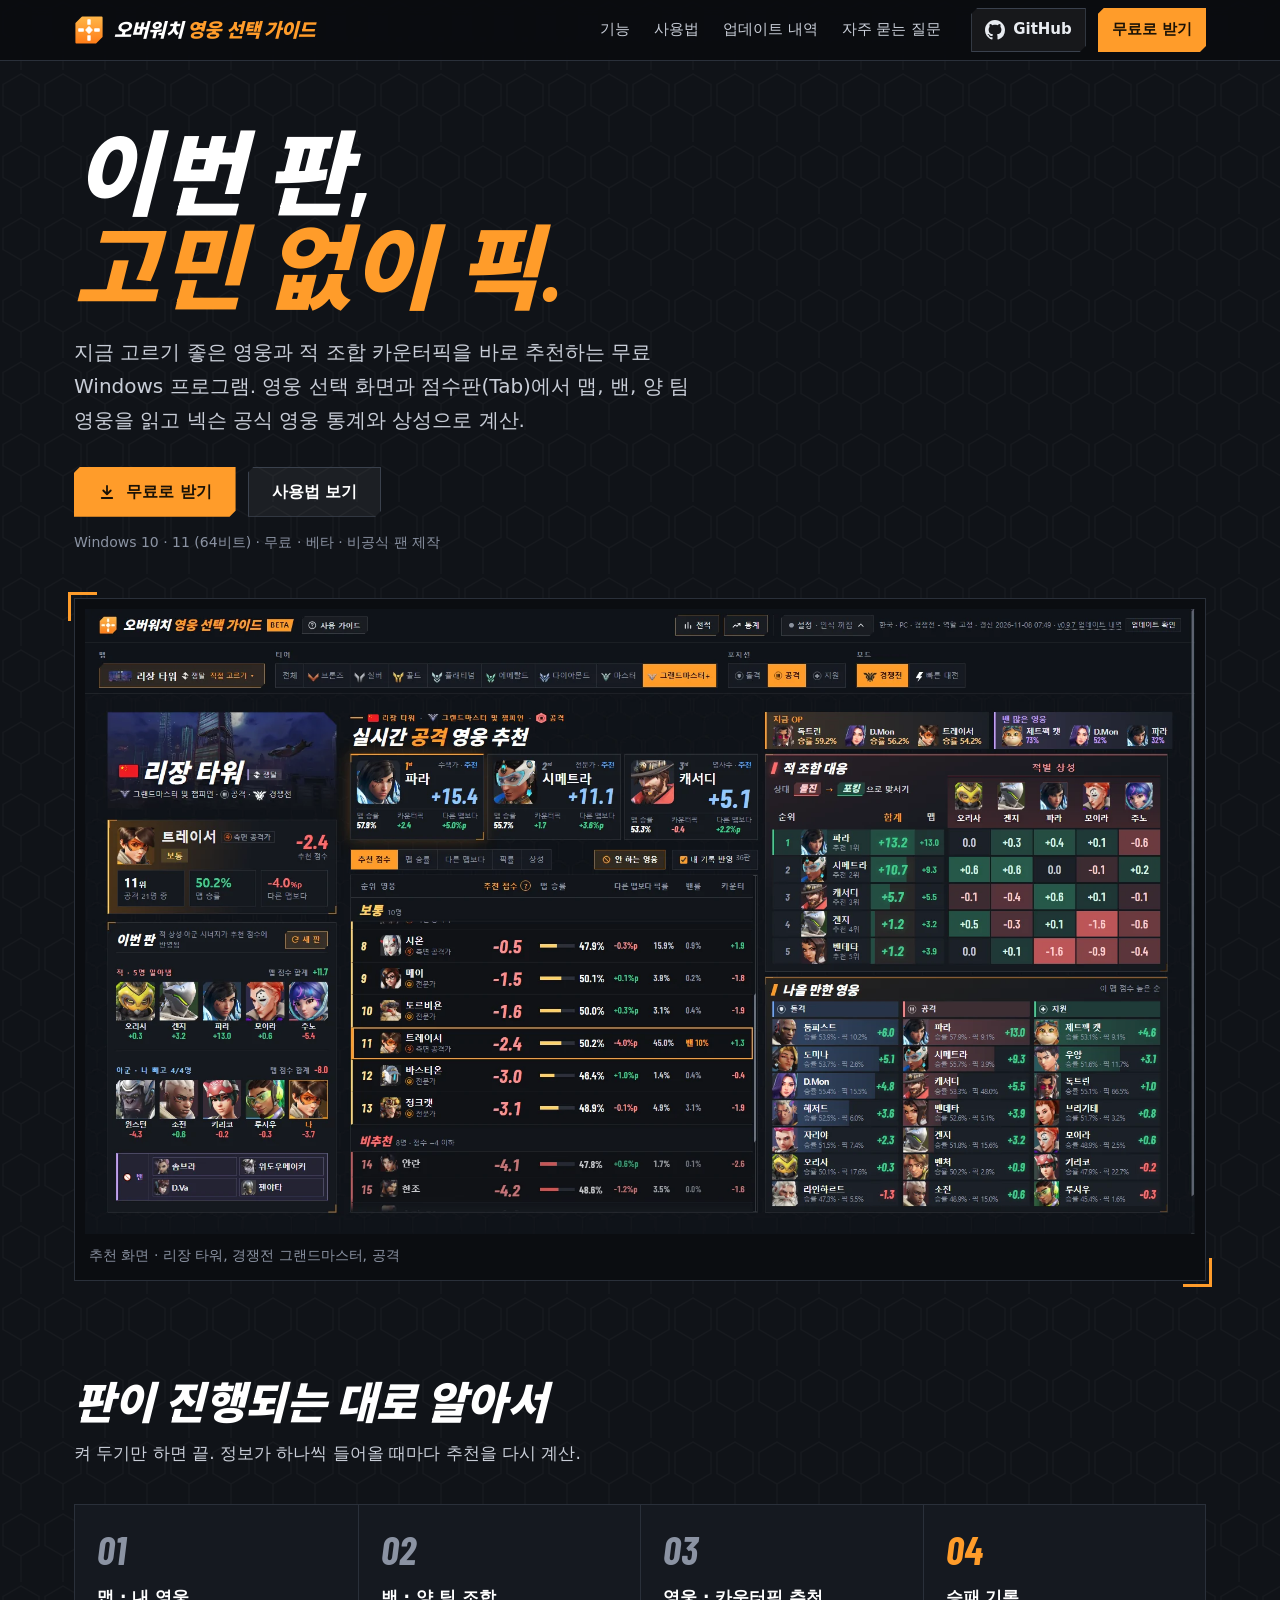
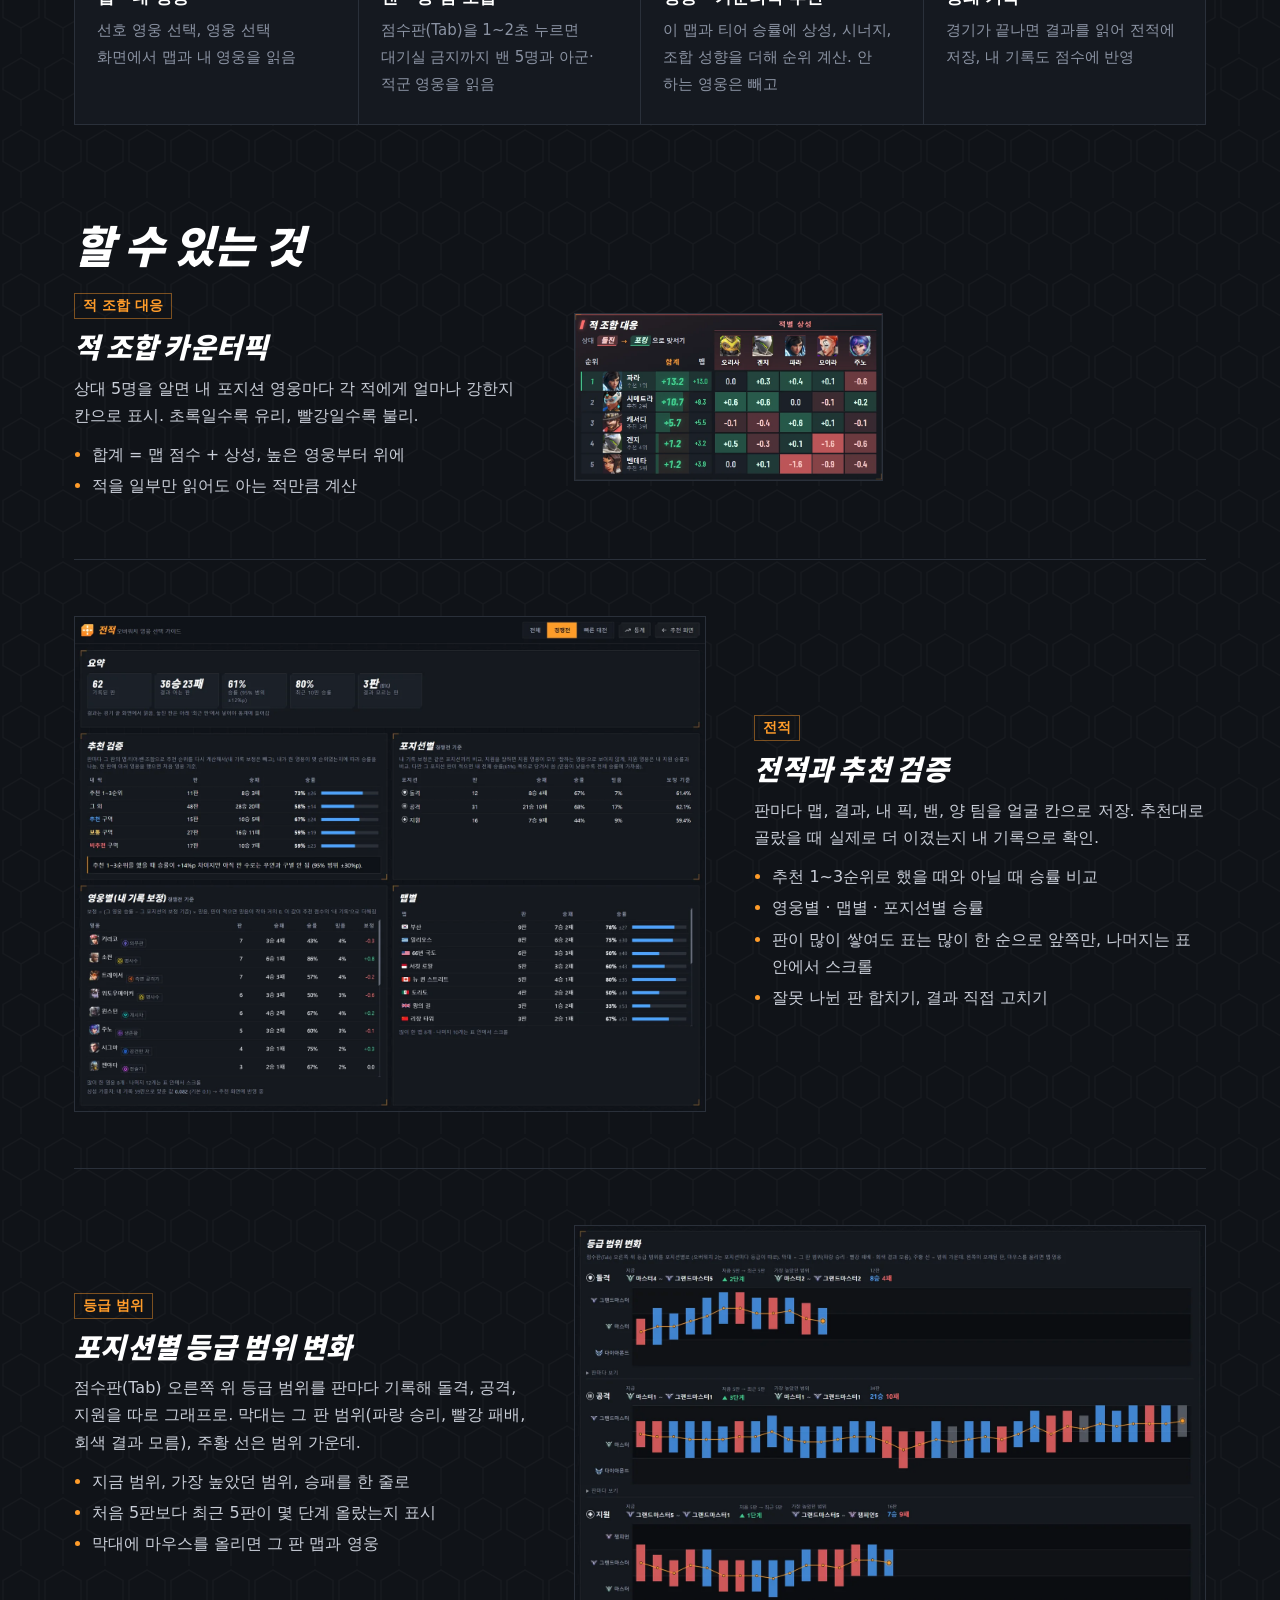
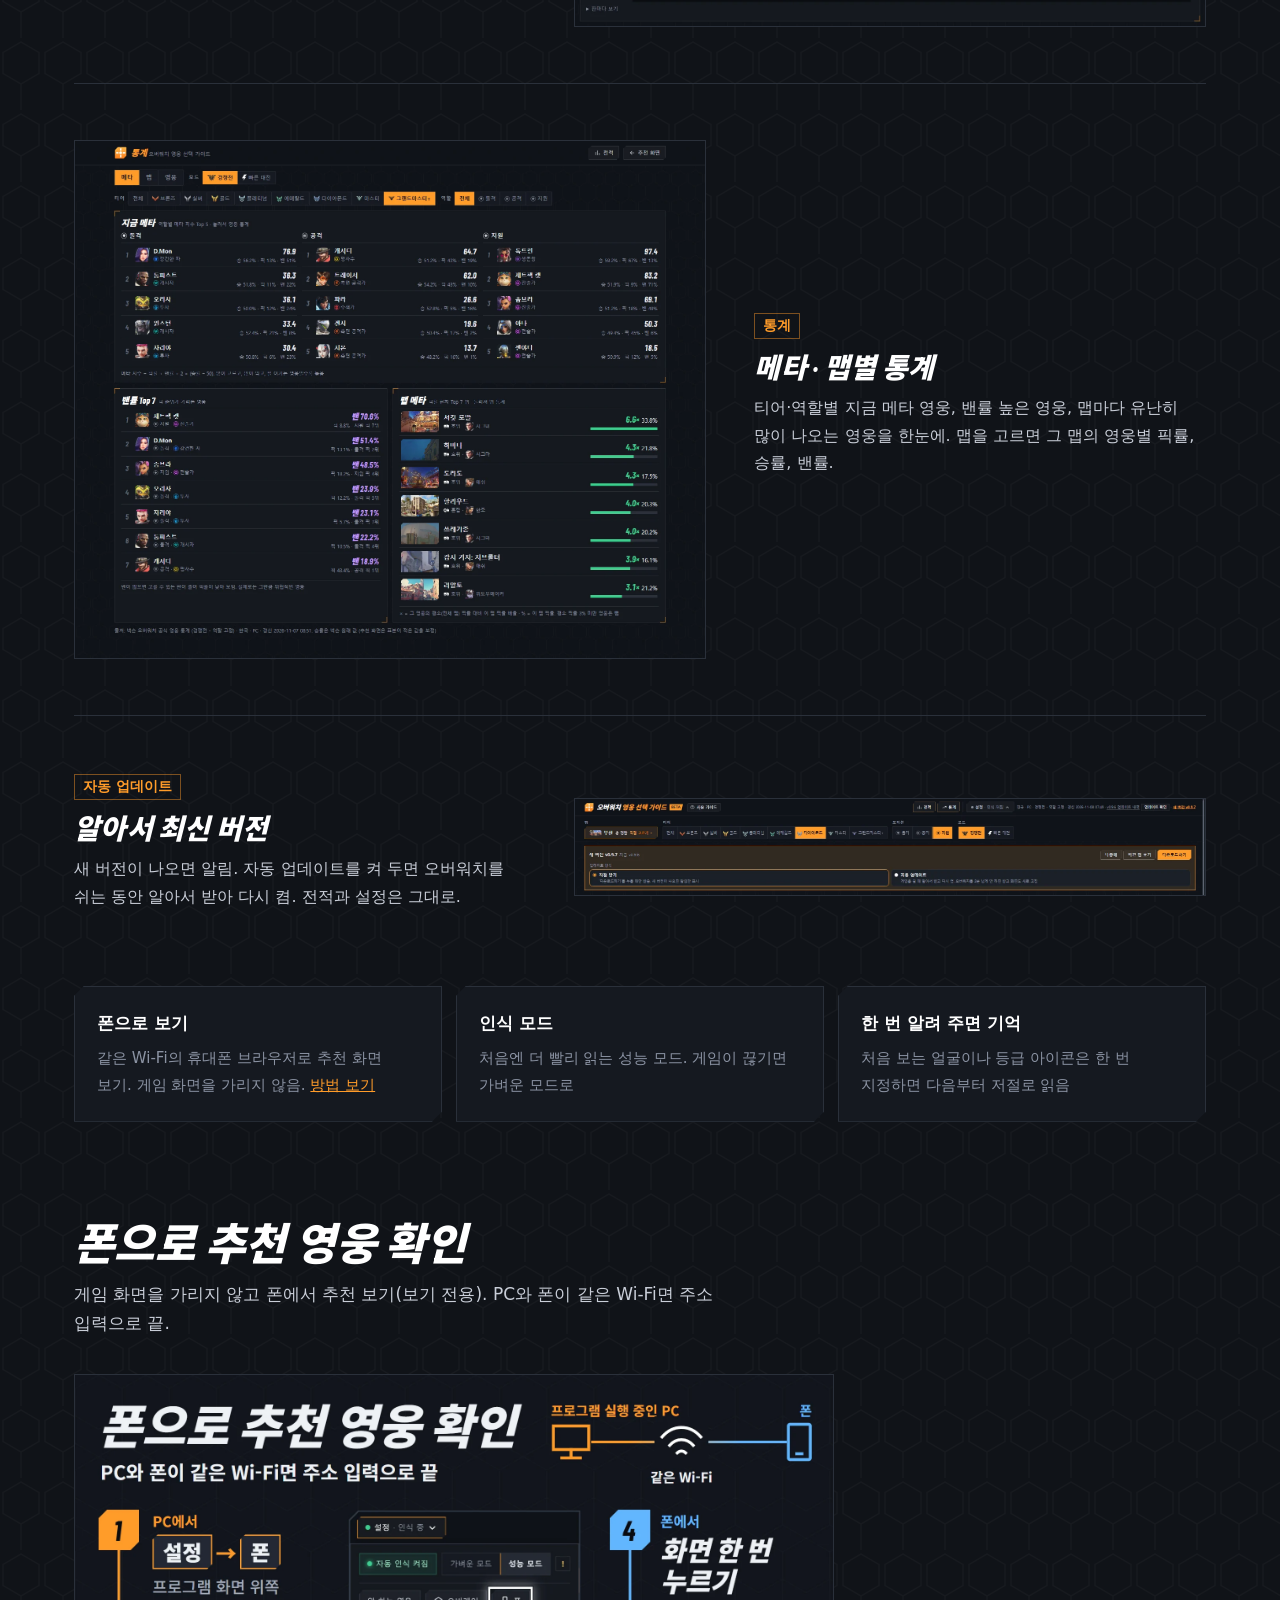
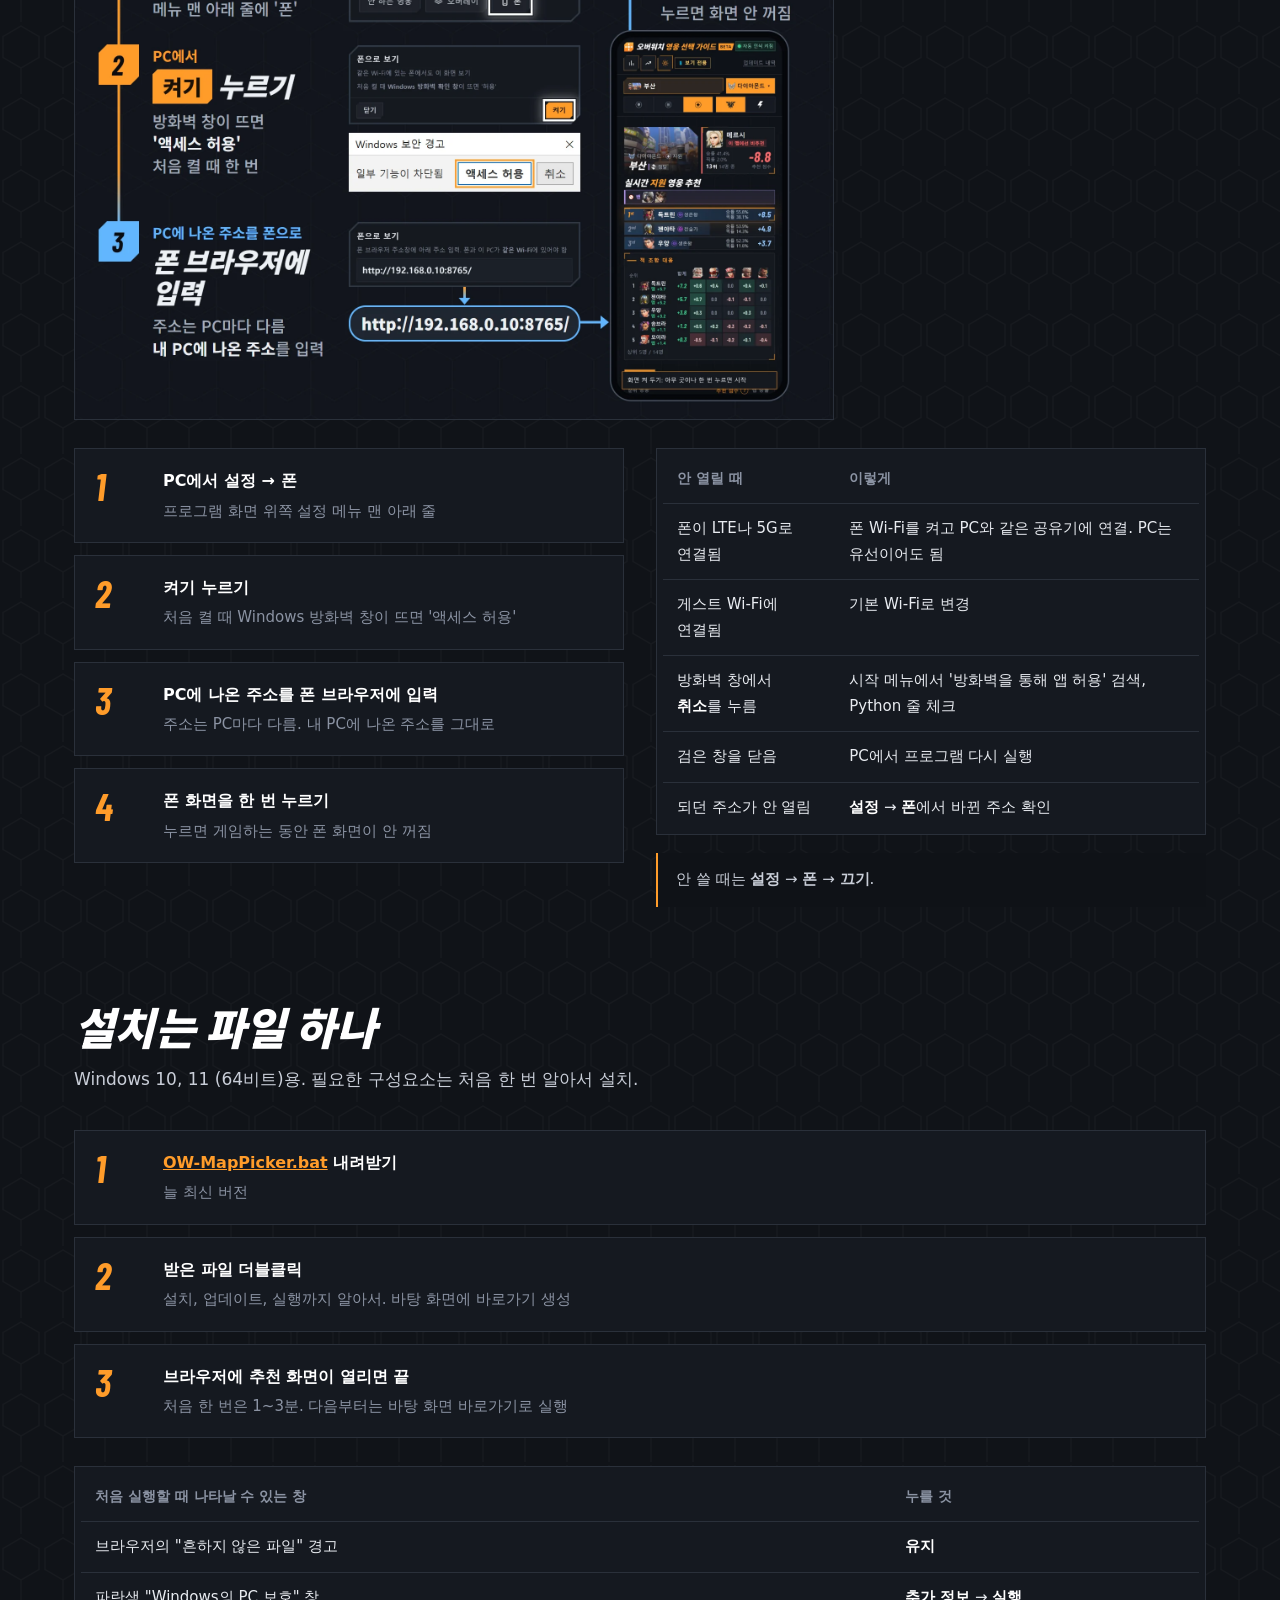
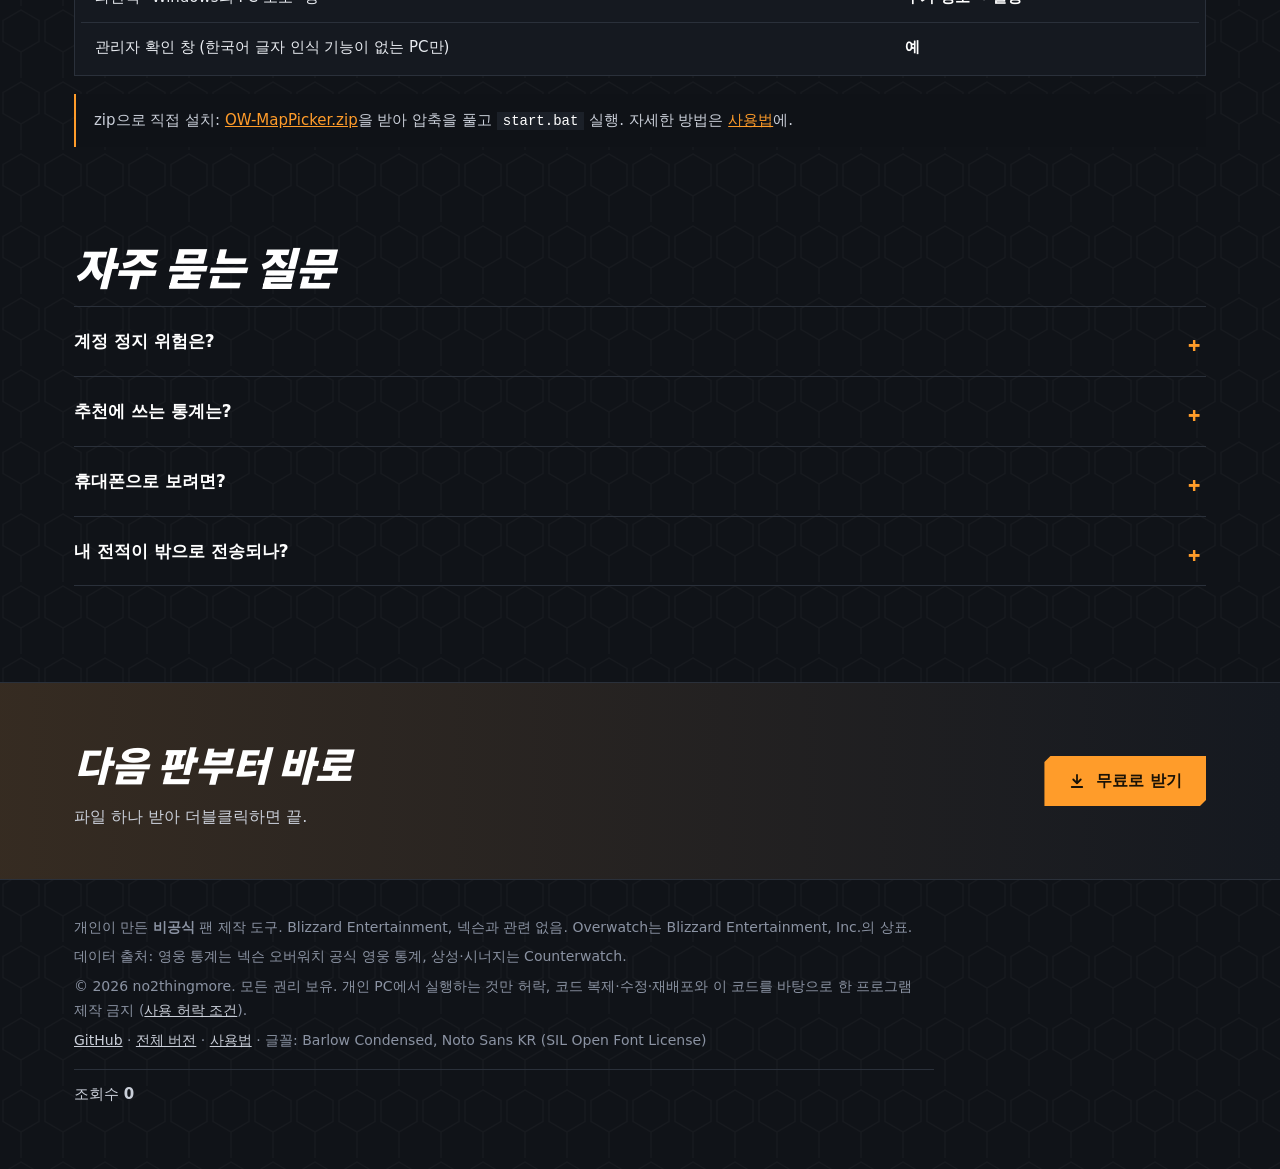
<file: docs/index.html>
<!doctype html>
<html lang="ko">
<head>
<meta charset="utf-8">
<meta name="google-site-verification" content="iW7dX4CgawFbVuh55kqrlvdH8QZOWC4l0NRZZ0WInyc" />
<meta name="viewport" content="width=device-width, initial-scale=1">
<title>오버워치 영웅 추천 · 카운터픽 도우미 | 오버워치 영웅 선택 가이드</title>
<meta name="description" content="오버워치 맵·밴·양 팀 조합을 화면에서 자동으로 읽고, 넥슨 공식 영웅 통계와 상성으로 지금 고를 영웅과 카운터픽을 추천하는 무료 Windows 프로그램. 전적 기록, 맵별 통계, 폰으로 보기까지.">
<meta name="keywords" content="오버워치 영웅 추천, 오버워치 카운터픽, 오버워치 맵별 영웅, 오버워치 조합, 오버워치 통계, 오버워치 전적">
<link rel="canonical" href="https://no2thingmore.github.io/ow-map-picker-release/">
<meta name="theme-color" content="#101318">
<link rel="icon" href="site/favicon.ico" sizes="any">
<link rel="icon" href="site/icon.svg" type="image/svg+xml">
<meta property="og:type" content="website">
<meta property="og:locale" content="ko_KR">
<meta property="og:site_name" content="오버워치 영웅 선택 가이드">
<meta property="og:title" content="이번 판, 고민 없이 픽. 오버워치 영웅 추천 · 카운터픽 도우미">
<meta property="og:description" content="맵·밴·양 팀 조합을 화면에서 읽고 공식 통계와 상성으로 영웅을 추천하는 무료 Windows 프로그램.">
<meta property="og:url" content="https://no2thingmore.github.io/ow-map-picker-release/">
<meta property="og:image" content="https://no2thingmore.github.io/ow-map-picker-release/og.png">
<meta property="og:image:width" content="1200">
<meta property="og:image:height" content="630">
<meta name="twitter:card" content="summary_large_image">
<link rel="preload" href="site/fonts/ow-site-kr.woff2" as="font" type="font/woff2" crossorigin>
<link rel="stylesheet" href="site/site.css">
<script type="application/ld+json">
{
  "@context": "https://schema.org",
  "@type": "SoftwareApplication",
  "name": "오버워치 영웅 선택 가이드",
  "alternateName": "OW-MapPicker",
  "applicationCategory": "GameApplication",
  "operatingSystem": "Windows 10, Windows 11 (64bit)",
  "inLanguage": "ko",
  "description": "오버워치 맵·밴·양 팀 조합을 화면에서 읽고, 넥슨 공식 영웅 통계와 상성으로 영웅과 카운터픽을 추천하는 비공식 무료 프로그램.",
  "url": "https://no2thingmore.github.io/ow-map-picker-release/",
  "downloadUrl": "https://github.com/no2thingmore/ow-map-picker-release/releases/latest",
  "screenshot": "https://no2thingmore.github.io/ow-map-picker-release/site/img/main.webp",
  "offers": { "@type": "Offer", "price": "0", "priceCurrency": "KRW" }
}
</script>
<script type="application/ld+json">
{
  "@context": "https://schema.org",
  "@type": "FAQPage",
  "mainEntity": [
    { "@type": "Question", "name": "계정 정지 위험은?", "acceptedAnswer": { "@type": "Answer", "text": "게임 파일을 읽거나 고치지 않고, 게임에 아무것도 끼워 넣지 않음. 화면을 캡처해 글자와 그림만 인식. 다만 블리자드가 공식으로 허용한 도구는 아님." } },
    { "@type": "Question", "name": "추천에 쓰는 통계는?", "acceptedAnswer": { "@type": "Answer", "text": "넥슨 오버워치 공식 영웅 통계(한국 · PC)의 맵·티어별 승률과 픽률, Counterwatch의 영웅 상성과 시너지. 경기가 적은 값은 표본 보정." } },
    { "@type": "Question", "name": "휴대폰으로 보려면?", "acceptedAnswer": { "@type": "Answer", "text": "프로그램 화면 위쪽 설정 → 폰 → 켜기, 나오는 주소를 같은 Wi-Fi의 폰 브라우저에 입력. 처음 켤 때 Windows 방화벽 창이 뜨면 액세스 허용." } },
    { "@type": "Question", "name": "내 전적이 밖으로 전송되나?", "acceptedAnswer": { "@type": "Answer", "text": "전송하지 않음. 전적과 배운 얼굴은 프로그램 폴더 안에만 저장. 인터넷은 통계, 영웅 그림, 새 버전을 받을 때만 사용." } }
  ]
}
</script>
</head>
<body>
<a class="skip" href="#main">본문으로 건너뛰기</a>
<header class="top">
  <div class="wrap">
    <a class="brand disp" href="./"><img src="site/icon.svg" alt="" width="30" height="30"><span>오버워치 <b>영웅 선택 가이드</b></span></a>
    <nav class="nav" aria-label="페이지 안 이동">
      <a href="#features">기능</a><a href="guide.html">사용법</a><a href="releases.html">업데이트 내역</a><a href="#faq">자주 묻는 질문</a>
    </nav>
    <a class="btn ghost gh" href="https://github.com/no2thingmore/ow-map-picker-release" aria-label="GitHub 저장소"><svg viewBox="0 0 16 16" aria-hidden="true"><path d="M8 0C3.58 0 0 3.58 0 8c0 3.54 2.29 6.53 5.47 7.59.4.07.55-.17.55-.38 0-.19-.01-.82-.01-1.49-2.01.37-2.53-.49-2.69-.94-.09-.23-.48-.94-.82-1.13-.28-.15-.68-.52-.01-.53.63-.01 1.08.58 1.23.82.72 1.21 1.87.87 2.33.66.07-.52.28-.87.51-1.07-1.78-.2-3.64-.89-3.64-3.95 0-.87.31-1.59.82-2.15-.08-.2-.36-1.02.08-2.12 0 0 .67-.21 2.2.82.64-.18 1.32-.27 2-.27.68 0 1.36.09 2 .27 1.53-1.04 2.2-.82 2.2-.82.44 1.1.16 1.92.08 2.12.51.56.82 1.27.82 2.15 0 3.07-1.87 3.75-3.65 3.95.29.25.54.73.54 1.48 0 1.07-.01 1.93-.01 2.2 0 .21.15.46.55.38A8.013 8.013 0 0016 8c0-4.42-3.58-8-8-8z"/></svg><span>GitHub</span></a>
    <a class="btn go" href="https://github.com/no2thingmore/ow-map-picker-release/releases/latest/download/OW-MapPicker.bat">무료로 받기</a>
  </div>
</header>

<main id="main">
  <div class="hero">
    <div class="wrap">
      <h1 class="disp">이번 판,<br><span class="hl">고민 없이 픽.</span></h1>
      <p class="lead">지금 고르기 좋은 영웅과 적 조합 카운터픽을 바로 추천하는 무료 Windows 프로그램. 영웅 선택 화면과 점수판(Tab)에서 맵, 밴, 양 팀 영웅을 읽고 넥슨 공식 영웅 통계와 상성으로 계산.</p>
      <div class="acts">
        <a class="btn go" href="https://github.com/no2thingmore/ow-map-picker-release/releases/latest/download/OW-MapPicker.bat"><svg viewBox="0 0 24 24" aria-hidden="true"><path d="M12 4v11M7 10l5 5 5-5M5 20h14"/></svg>무료로 받기</a>
        <a class="btn ghost" href="guide.html">사용법 보기</a>
      </div>
      <p class="meta">Windows 10 · 11 (64비트) · 무료 · 베타 · 비공식 팬 제작</p>
      <figure class="shot">
        <img src="site/img/main.webp" width="1920" height="1080" alt="오버워치 영웅 선택 가이드 추천 화면: 왼쪽 맵과 이번 판, 가운데 1~3순위와 추천 목록, 오른쪽 적 조합 대응" fetchpriority="high">
        <figcaption>추천 화면 · 리장 타워, 경쟁전 그랜드마스터, 공격</figcaption>
      </figure>
    </div>
  </div>

  <section class="sec" aria-labelledby="flow-h">
    <div class="wrap">
      <h2 id="flow-h" class="disp">판이 진행되는 대로 알아서</h2>
      <p class="intro">켜 두기만 하면 끝. 정보가 하나씩 들어올 때마다 추천을 다시 계산.</p>
      <ol class="flow">
        <li><b>맵 · 내 영웅</b><span>선호 영웅 선택, 영웅 선택 화면에서 맵과 내 영웅을 읽음</span></li>
        <li><b>밴 · 양 팀 조합</b><span>점수판(Tab)을 1~2초 누르면 대기실 금지까지 밴 5명과 아군·적군 영웅을 읽음</span></li>
        <li><b>영웅 · 카운터픽 추천</b><span>이 맵과 티어 승률에 상성, 시너지, 조합 성향을 더해 순위 계산. 안 하는 영웅은 빼고</span></li>
        <li><b>승패 기록</b><span>경기가 끝나면 결과를 읽어 전적에 저장, 내 기록도 점수에 반영</span></li>
      </ol>
    </div>
  </section>

  <section class="sec" id="features" aria-labelledby="feat-h">
    <div class="wrap">
      <h2 id="feat-h" class="disp">할 수 있는 것</h2>

      <div class="feat">
        <div class="txt">
          <span class="tag">적 조합 대응</span>
          <h3 class="disp">적 조합 카운터픽</h3>
          <p>상대 5명을 알면 내 포지션 영웅마다 각 적에게 얼마나 강한지 칸으로 표시. 초록일수록 유리, 빨강일수록 불리.</p>
          <ul>
            <li>합계 = 맵 점수 + 상성, 높은 영웅부터 위에</li>
            <li>적을 일부만 읽어도 아는 적만큼 계산</li>
          </ul>
        </div>
        <div class="pics two">
          <figure class="pic"><img src="site/img/counter.webp" width="871" height="471" alt="적 조합 대응 표: 내 지원 영웅별 합계, 맵 점수, 적 5명과의 상성" loading="lazy"></figure>
          
        </div>
      </div>

      <div class="feat flip">
        <div class="txt">
          <span class="tag">전적</span>
          <h3 class="disp">전적과 추천 검증</h3>
          <p>판마다 맵, 결과, 내 픽, 밴, 양 팀을 얼굴 칸으로 저장. 추천대로 골랐을 때 실제로 더 이겼는지 내 기록으로 확인.</p>
          <ul>
            <li>추천 1~3순위로 했을 때와 아닐 때 승률 비교</li>
            <li>영웅별 · 맵별 · 포지션별 승률</li>
            <li>판이 많이 쌓여도 표는 많이 한 순으로 앞쪽만, 나머지는 표 안에서 스크롤</li>
            <li>잘못 나뉜 판 합치기, 결과 직접 고치기</li>
          </ul>
        </div>
        <div class="pics"><figure class="pic"><img src="site/img/history.webp" width="1600" height="1254" alt="전적 화면: 요약, 추천 검증, 포지션별 승률, 영웅별·맵별 표(많이 한 8개만 보이고 나머지는 표 안에서 스크롤)" loading="lazy"></figure></div>
      </div>

      <div class="feat">
        <div class="txt">
          <span class="tag">등급 범위</span>
          <h3 class="disp">포지션별 등급 범위 변화</h3>
          <p>점수판(Tab) 오른쪽 위 등급 범위를 판마다 기록해 돌격, 공격, 지원을 따로 그래프로. 막대는 그 판 범위(파랑 승리, 빨강 패배, 회색 결과 모름), 주황 선은 범위 가운데.</p>
          <ul>
            <li>지금 범위, 가장 높았던 범위, 승패를 한 줄로</li>
            <li>처음 5판보다 최근 5판이 몇 단계 올랐는지 표시</li>
            <li>막대에 마우스를 올리면 그 판 맵과 영웅</li>
          </ul>
        </div>
        <div class="pics"><figure class="pic"><img src="site/img/rank.webp" width="1600" height="1014" alt="등급 범위 변화: 돌격·공격·지원마다 지금 범위, 처음 5판 대비 최근 5판 변화, 가장 높았던 범위, 승패와 판마다 범위 막대 그래프" loading="lazy"></figure></div>
      </div>

      <div class="feat flip">
        <div class="txt">
          <span class="tag">통계</span>
          <h3 class="disp">메타 · 맵별 통계</h3>
          <p>티어·역할별 지금 메타 영웅, 밴률 높은 영웅, 맵마다 유난히 많이 나오는 영웅을 한눈에. 맵을 고르면 그 맵의 영웅별 픽률, 승률, 밴률.</p>
        </div>
        <div class="pics"><figure class="pic"><img src="site/img/stats.webp" width="1600" height="1313" alt="통계 화면: 그랜드마스터 경쟁전 역할별 메타 지수 Top 5, 밴률 Top 4, 맵 메타" loading="lazy"></figure></div>
      </div>

      <div class="feat">
        <div class="txt">
          <span class="tag">자동 업데이트</span>
          <h3 class="disp">알아서 최신 버전</h3>
          <p>새 버전이 나오면 알림. 자동 업데이트를 켜 두면 오버워치를 쉬는 동안 알아서 받아 다시 켬. 전적과 설정은 그대로.</p>
        </div>
        <div class="pics"><figure class="pic"><img src="site/img/update.webp" width="1600" height="245" alt="새 버전 알림: 새 버전 v0.9.7, 나중에·바뀐 점 보기·다운로드하기 단추와 업데이트 방식(직접 받기, 자동 업데이트)" loading="lazy"></figure></div>
      </div>

      <div class="minis">
        <div class="mini"><b>폰으로 보기</b><span>같은 Wi-Fi의 휴대폰 브라우저로 추천 화면 보기. 게임 화면을 가리지 않음. <a href="#phone">방법 보기</a></span></div>
        <div class="mini"><b>인식 모드</b><span>처음엔 더 빨리 읽는 성능 모드. 게임이 끊기면 가벼운 모드로</span></div>
        <div class="mini"><b>한 번 알려 주면 기억</b><span>처음 보는 얼굴이나 등급 아이콘은 한 번 지정하면 다음부터 저절로 읽음</span></div>
      </div>
    </div>
  </section>

  <section class="sec" id="phone" aria-labelledby="phone-h">
    <div class="wrap">
      <h2 id="phone-h" class="disp">폰으로 추천 영웅 확인</h2>
      <p class="intro">게임 화면을 가리지 않고 폰에서 추천 보기(보기 전용). PC와 폰이 같은 Wi-Fi면 주소 입력으로 끝.</p>
      <figure class="pic phone-guide"><img src="site/img/phone-guide.webp" width="1800" height="1530" alt="폰으로 추천 영웅 확인 4단계. 1: PC에서 설정, 폰 누르기. 2: 켜기를 누르고 방화벽 창이 뜨면 액세스 허용. 3: PC에 나온 주소를 폰 브라우저에 입력. 4: 폰 화면을 한 번 누르면 화면이 안 꺼짐" loading="lazy"></figure>
      <div class="split phone-how">
        <ol class="steps">
          <li><b>PC에서 설정 → 폰</b><span>프로그램 화면 위쪽 설정 메뉴 맨 아래 줄</span></li>
          <li><b>켜기 누르기</b><span>처음 켤 때 Windows 방화벽 창이 뜨면 '액세스 허용'</span></li>
          <li><b>PC에 나온 주소를 폰 브라우저에 입력</b><span>주소는 PC마다 다름. 내 PC에 나온 주소를 그대로</span></li>
          <li><b>폰 화면을 한 번 누르기</b><span>누르면 게임하는 동안 폰 화면이 안 꺼짐</span></li>
        </ol>
        <div>
          <div class="box">
            <table>
              <thead><tr><th>안 열릴 때</th><th>이렇게</th></tr></thead>
              <tbody>
                <tr><td>폰이 LTE나 5G로 연결됨</td><td>폰 Wi-Fi를 켜고 PC와 같은 공유기에 연결. PC는 유선이어도 됨</td></tr>
                <tr><td>게스트 Wi-Fi에 연결됨</td><td>기본 Wi-Fi로 변경</td></tr>
                <tr><td>방화벽 창에서 <b>취소</b>를 누름</td><td>시작 메뉴에서 '방화벽을 통해 앱 허용' 검색, Python 줄 체크</td></tr>
                <tr><td>검은 창을 닫음</td><td>PC에서 프로그램 다시 실행</td></tr>
                <tr><td>되던 주소가 안 열림</td><td><b>설정</b> → <b>폰</b>에서 바뀐 주소 확인</td></tr>
              </tbody>
            </table>
          </div>
          <p class="note">안 쓸 때는 <b>설정</b> → <b>폰</b> → <b>끄기</b>.</p>
        </div>
      </div>
    </div>
  </section>

  <section class="sec" id="install" aria-labelledby="install-h">
    <div class="wrap">
      <h2 id="install-h" class="disp">설치는 파일 하나</h2>
      <p class="intro">Windows 10, 11 (64비트)용. 필요한 구성요소는 처음 한 번 알아서 설치.</p>
      <ol class="steps">
        <li><b><a href="https://github.com/no2thingmore/ow-map-picker-release/releases/latest/download/OW-MapPicker.bat">OW-MapPicker.bat</a> 내려받기</b><span>늘 최신 버전</span></li>
        <li><b>받은 파일 더블클릭</b><span>설치, 업데이트, 실행까지 알아서. 바탕 화면에 바로가기 생성</span></li>
        <li><b>브라우저에 추천 화면이 열리면 끝</b><span>처음 한 번은 1~3분. 다음부터는 바탕 화면 바로가기로 실행</span></li>
      </ol>
      <div class="box">
        <table>
          <thead><tr><th>처음 실행할 때 나타날 수 있는 창</th><th>누를 것</th></tr></thead>
          <tbody>
            <tr><td>브라우저의 "흔하지 않은 파일" 경고</td><td><b>유지</b></td></tr>
            <tr><td>파란색 "Windows의 PC 보호" 창</td><td><b>추가 정보</b> → <b>실행</b></td></tr>
            <tr><td>관리자 확인 창 (한국어 글자 인식 기능이 없는 PC만)</td><td><b>예</b></td></tr>
          </tbody>
        </table>
      </div>
      <p class="note">zip으로 직접 설치: <a href="https://github.com/no2thingmore/ow-map-picker-release/releases/latest/download/OW-MapPicker.zip">OW-MapPicker.zip</a>을 받아 압축을 풀고 <code>start.bat</code> 실행. 자세한 방법은 <a href="guide.html#install">사용법</a>에.</p>
    </div>
  </section>

  <section class="sec" id="faq" aria-labelledby="faq-h">
    <div class="wrap">
      <h2 id="faq-h" class="disp">자주 묻는 질문</h2>
      <div class="faq">
        <details><summary>계정 정지 위험은?</summary><p>게임 파일을 읽거나 고치지 않고, 게임에 아무것도 끼워 넣지 않음. 화면을 캡처해 글자와 그림만 인식. 다만 블리자드가 공식으로 허용한 도구는 아님.</p></details>
        <details><summary>추천에 쓰는 통계는?</summary><p>넥슨 오버워치 공식 영웅 통계(한국 · PC)의 맵·티어별 승률과 픽률, Counterwatch의 영웅 상성과 시너지. 경기가 적은 값은 표본 보정. 계산 방법은 프로그램 목록 머리줄 '추천 점수' 옆 '?'에서 확인.</p></details>
        <details><summary>휴대폰으로 보려면?</summary><p>프로그램 화면 위쪽 <b>설정</b> → <b>폰</b> → <b>켜기</b>, 나오는 주소를 같은 Wi-Fi의 폰 브라우저에 입력. 처음 켤 때 Windows 방화벽 창이 뜨면 '액세스 허용'. 안 열리면 <a href="#phone">폰으로 추천 영웅 확인</a>의 '안 열릴 때' 표.</p></details>
        <details><summary>내 전적이 밖으로 전송되나?</summary><p>전송하지 않음. 전적과 배운 얼굴은 프로그램 폴더 안에만 저장. 인터넷은 통계, 영웅 그림, 새 버전을 받을 때만 사용.</p></details>
      </div>
    </div>
  </section>

  <div class="cta">
    <div class="wrap">
      <div><h2 class="disp">다음 판부터 바로</h2><p>파일 하나 받아 더블클릭하면 끝.</p></div>
      <a class="btn go" href="https://github.com/no2thingmore/ow-map-picker-release/releases/latest/download/OW-MapPicker.bat"><svg viewBox="0 0 24 24" aria-hidden="true"><path d="M12 4v11M7 10l5 5 5-5M5 20h14"/></svg>무료로 받기</a>
    </div>
  </div>
</main>

<footer class="foot">
  <div class="wrap">
    <p>개인이 만든 <b>비공식</b> 팬 제작 도구. Blizzard Entertainment, 넥슨과 관련 없음. Overwatch는 Blizzard Entertainment, Inc.의 상표.</p>
    <p>데이터 출처: 영웅 통계는 넥슨 오버워치 공식 영웅 통계, 상성·시너지는 Counterwatch.</p>
    <p>© 2026 no2thingmore. 모든 권리 보유. 개인 PC에서 실행하는 것만 허락, 코드 복제·수정·재배포와 이 코드를 바탕으로 한 프로그램 제작 금지 (<a href="https://github.com/no2thingmore/ow-map-picker-release/blob/main/LICENSE">사용 허락 조건</a>).</p>
    <p><a href="https://github.com/no2thingmore/ow-map-picker-release">GitHub</a> · <a href="https://github.com/no2thingmore/ow-map-picker-release/releases">전체 버전</a> · <a href="guide.html">사용법</a> · 글꼴: Barlow Condensed, Noto Sans KR (SIL Open Font License)</p>
    <p class="hits">조회수 <b id="hits">0</b></p>
  </div>
</footer>
<script data-goatcounter="https://no2thingmore.goatcounter.com/count" async src="//gc.zgo.at/count.js"></script>
<script>
(() => {
  var el = document.getElementById("hits");
  if (!el) return;
  fetch("https://no2thingmore.goatcounter.com/counter/TOTAL.json").then(function (r) { return r.ok ? r.json() : Promise.reject(); })
    .then(function (d) {
      var n = parseInt(String(d.count).replace(/[^0-9]/g, ""), 10);
      if (!isFinite(n)) return;
      el.textContent = n.toLocaleString("ko-KR");
    }).catch(function () {});
})();
</script>
</body>
</html>
</file>
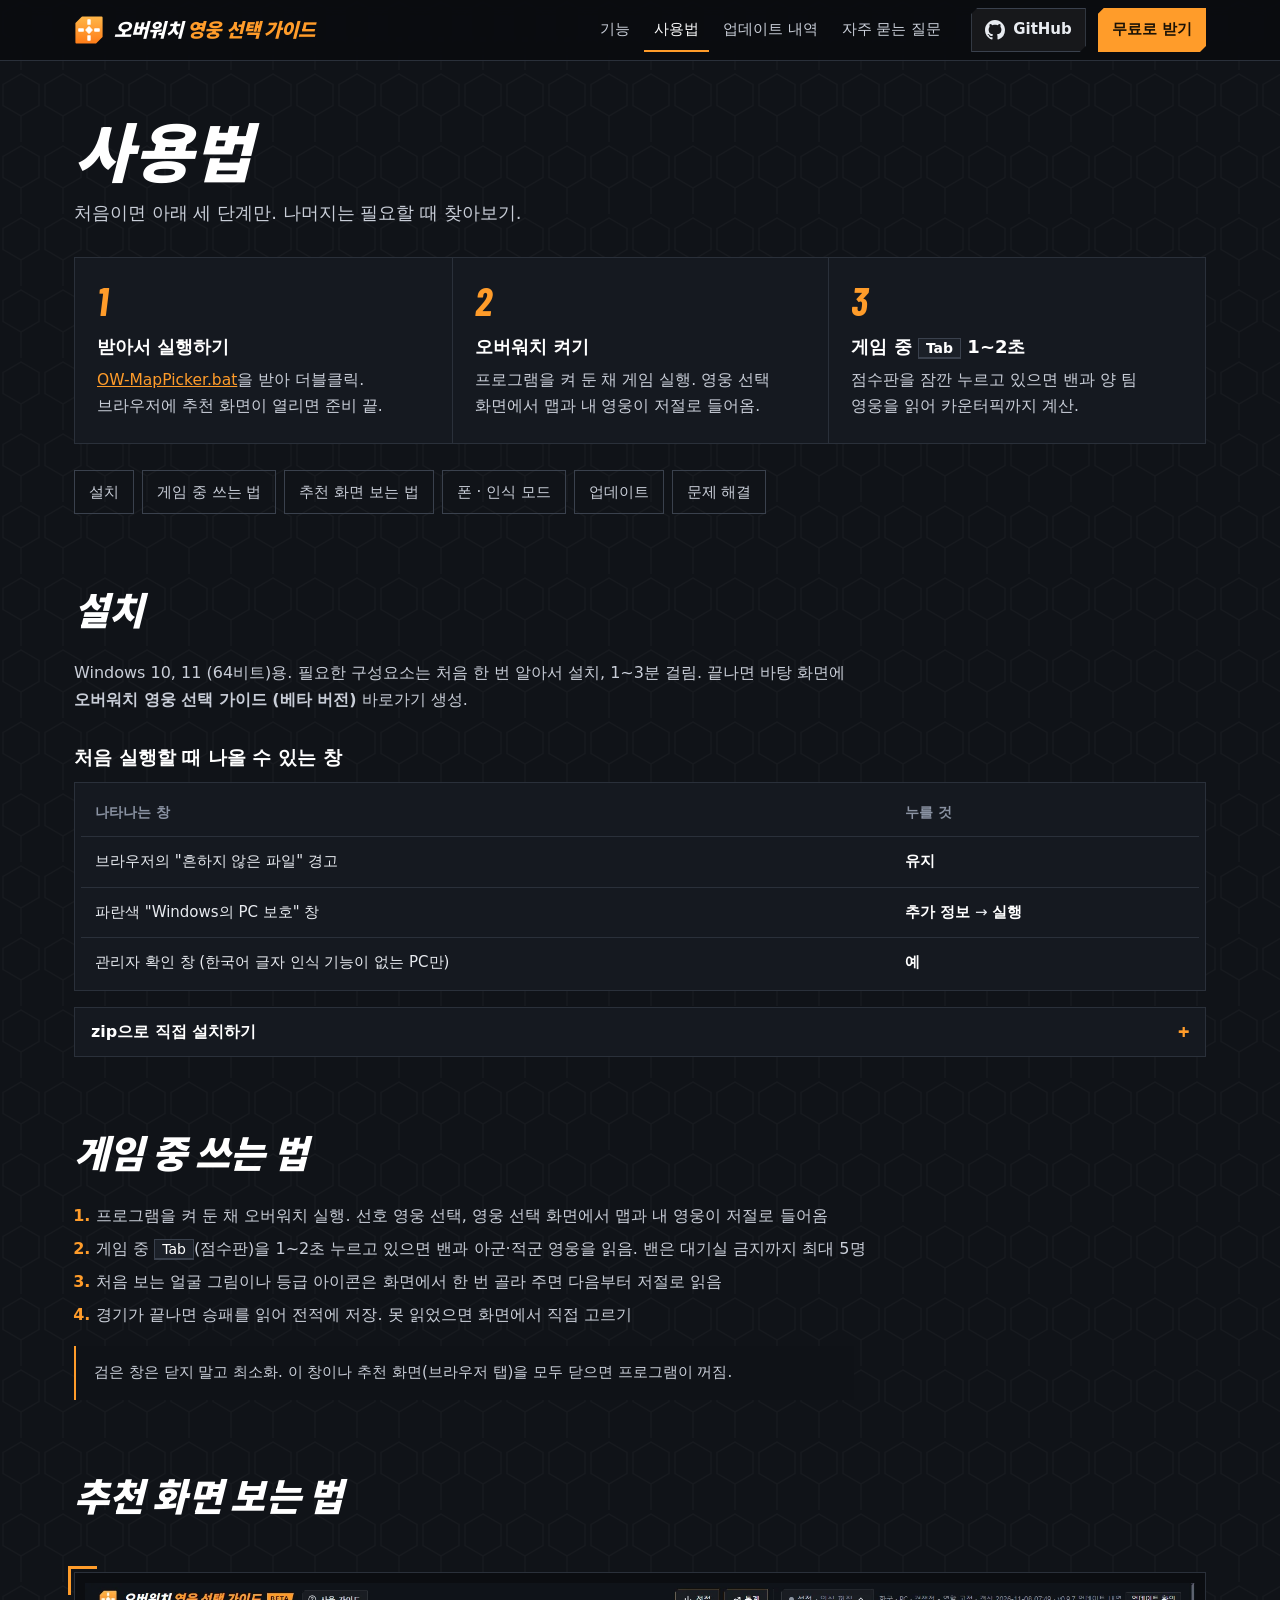
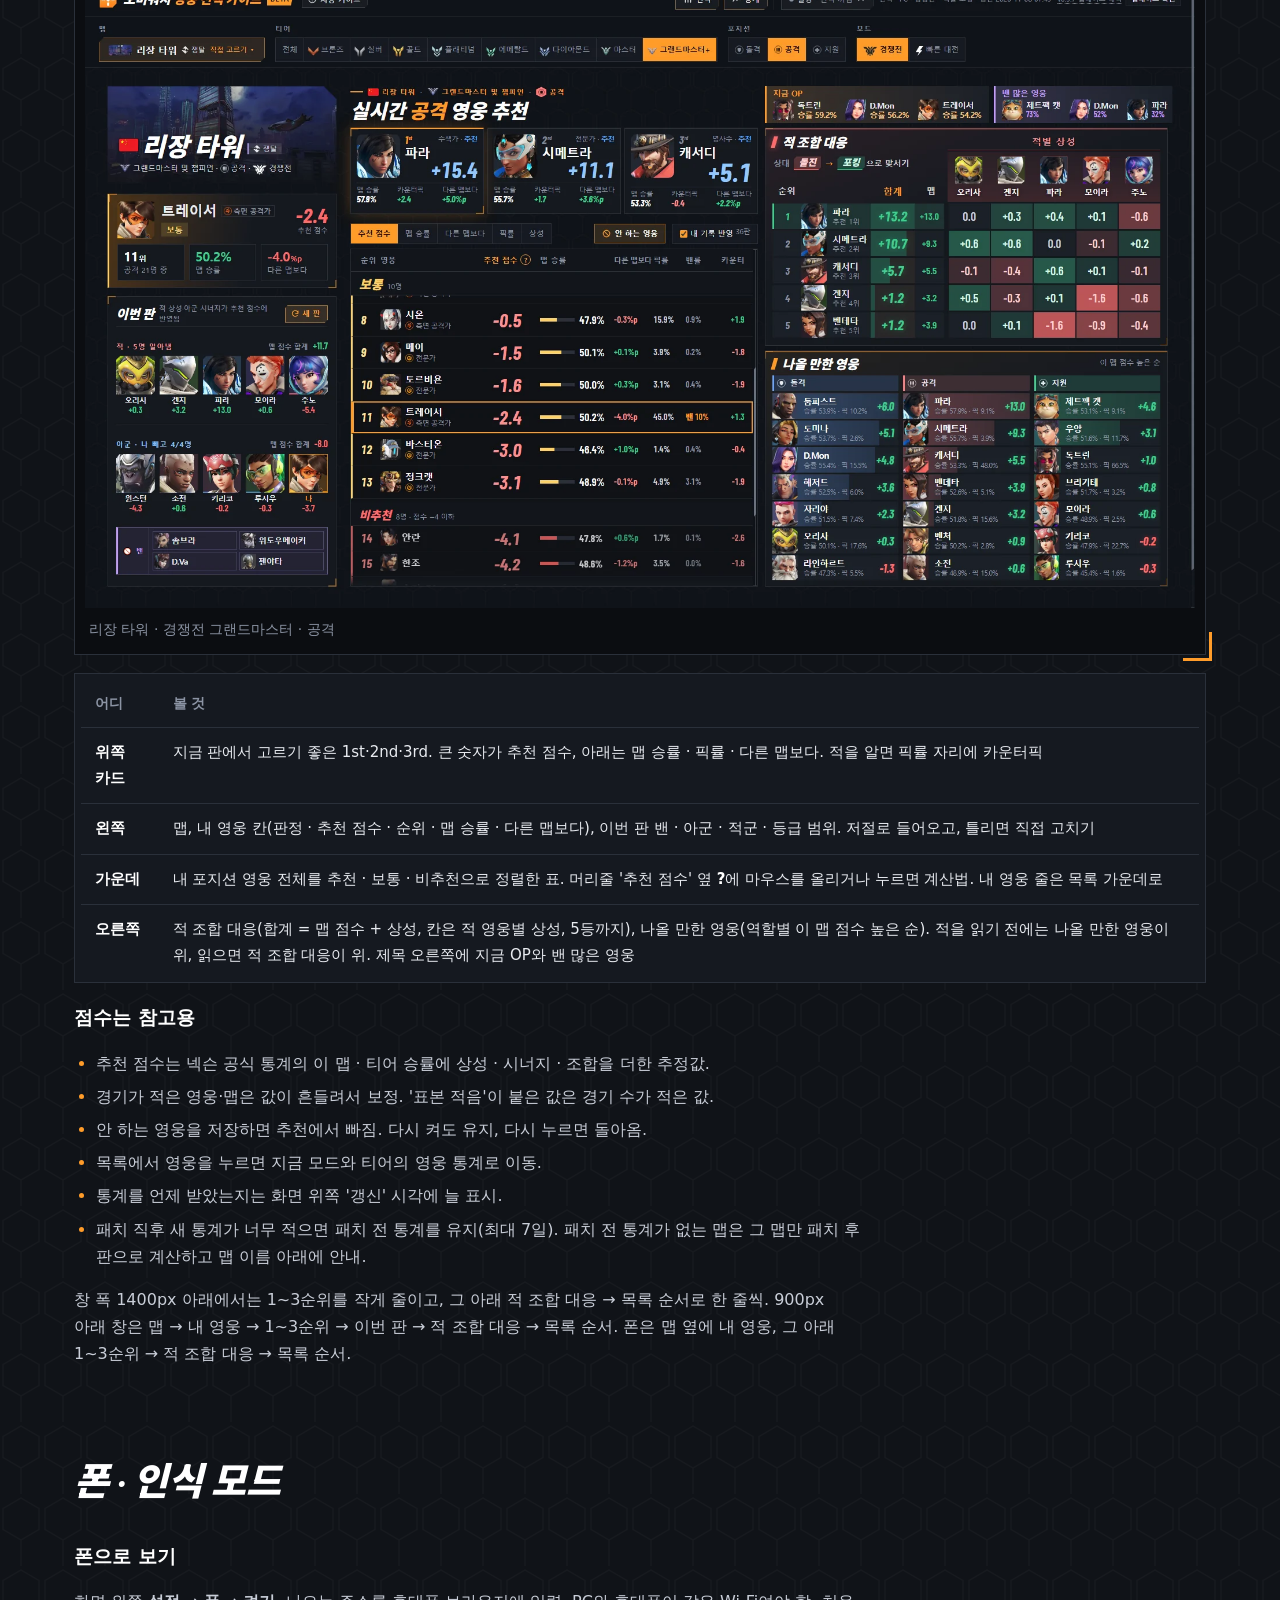
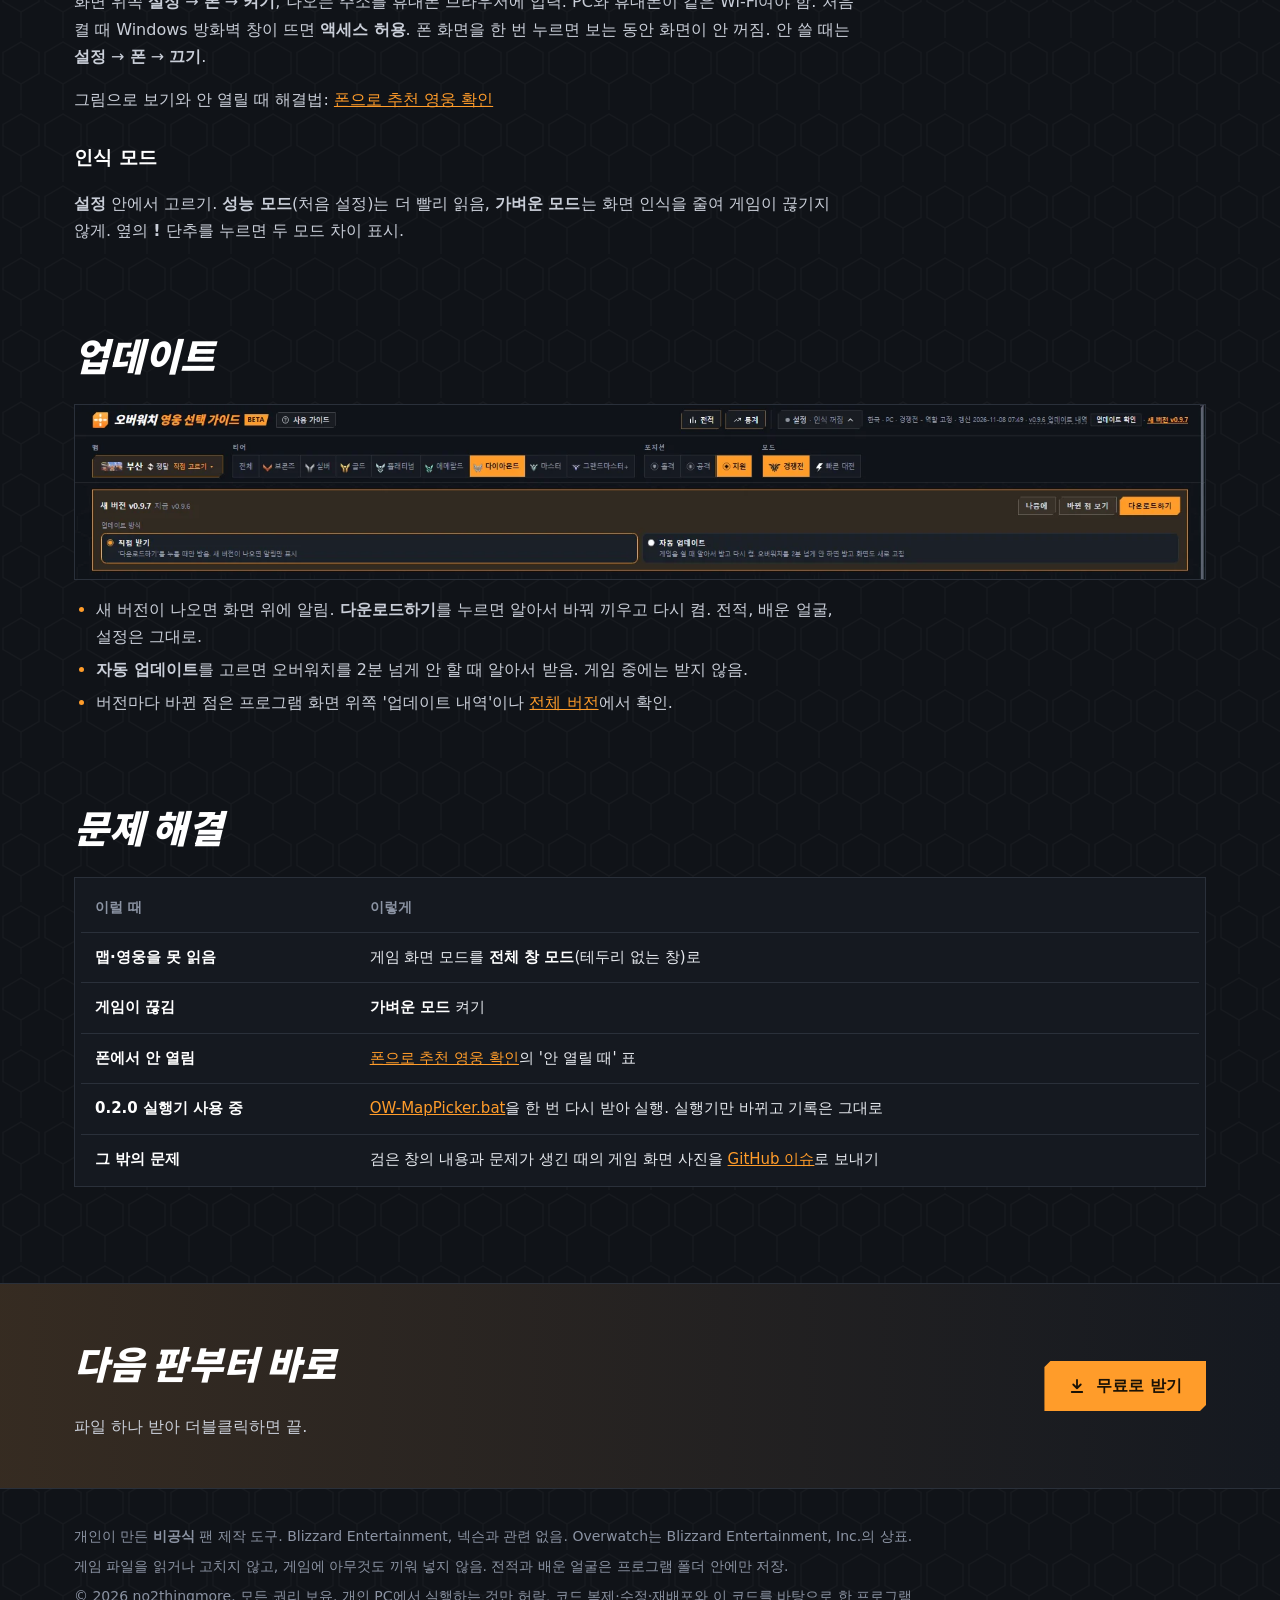
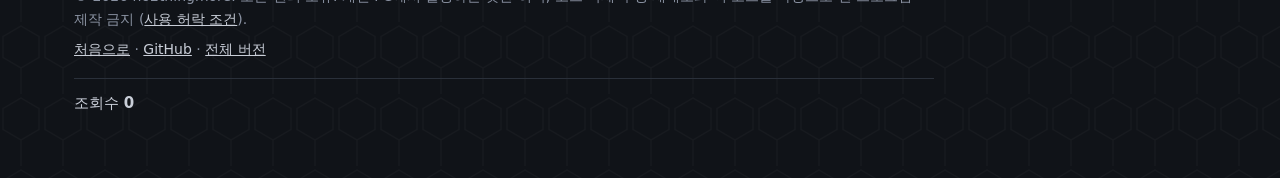
<file: docs/guide.html>
<!doctype html>
<html lang="ko">
<head>
<meta charset="utf-8">
<meta name="google-site-verification" content="iW7dX4CgawFbVuh55kqrlvdH8QZOWC4l0NRZZ0WInyc" />
<meta name="viewport" content="width=device-width, initial-scale=1">
<title>사용법 · 설치 · 문제 해결 | 오버워치 영웅 선택 가이드</title>
<meta name="description" content="오버워치 영웅 선택 가이드 사용법: 3단계로 시작하기, 설치, 점수판(Tab)으로 조합 읽기, 추천 화면 보는 법, 폰으로 보기, 자동 업데이트, 문제 해결.">
<link rel="canonical" href="https://no2thingmore.github.io/ow-map-picker-release/guide.html">
<meta name="theme-color" content="#101318">
<link rel="icon" href="site/favicon.ico" sizes="any">
<link rel="icon" href="site/icon.svg" type="image/svg+xml">
<meta property="og:type" content="article">
<meta property="og:locale" content="ko_KR">
<meta property="og:site_name" content="오버워치 영웅 선택 가이드">
<meta property="og:title" content="사용법 · 설치 | 오버워치 영웅 선택 가이드">
<meta property="og:description" content="3단계로 시작하기, 폰으로 보기, 문제 해결까지.">
<meta property="og:url" content="https://no2thingmore.github.io/ow-map-picker-release/guide.html">
<meta property="og:image" content="https://no2thingmore.github.io/ow-map-picker-release/og.png">
<meta name="twitter:card" content="summary_large_image">
<link rel="preload" href="site/fonts/ow-site-kr.woff2" as="font" type="font/woff2" crossorigin>
<link rel="stylesheet" href="site/site.css">
<script type="application/ld+json">
{
  "@context": "https://schema.org",
  "@type": "HowTo",
  "name": "오버워치 영웅 선택 가이드 시작하기",
  "inLanguage": "ko",
  "step": [
    { "@type": "HowToStep", "name": "받아서 실행하기", "text": "OW-MapPicker.bat을 받아 더블클릭. 브라우저에 추천 화면이 열리면 준비 끝." },
    { "@type": "HowToStep", "name": "오버워치 켜기", "text": "프로그램을 켜 둔 채 게임 실행. 영웅 선택 화면에서 맵과 내 영웅이 저절로 들어옴." },
    { "@type": "HowToStep", "name": "게임 중 Tab 1~2초", "text": "점수판을 잠깐 누르고 있으면 밴과 양 팀 영웅을 읽어 카운터픽까지 계산." }
  ]
}
</script>
</head>
<body>
<a class="skip" href="#main">본문으로 건너뛰기</a>
<header class="top">
  <div class="wrap">
    <a class="brand disp" href="./"><img src="site/icon.svg" alt="" width="30" height="30"><span>오버워치 <b>영웅 선택 가이드</b></span></a>
    <nav class="nav" aria-label="사이트">
      <a href="./#features">기능</a><a href="guide.html" aria-current="page">사용법</a><a href="releases.html">업데이트 내역</a><a href="./#faq">자주 묻는 질문</a>
    </nav>
    <a class="btn ghost gh" href="https://github.com/no2thingmore/ow-map-picker-release" aria-label="GitHub 저장소"><svg viewBox="0 0 16 16" aria-hidden="true"><path d="M8 0C3.58 0 0 3.58 0 8c0 3.54 2.29 6.53 5.47 7.59.4.07.55-.17.55-.38 0-.19-.01-.82-.01-1.49-2.01.37-2.53-.49-2.69-.94-.09-.23-.48-.94-.82-1.13-.28-.15-.68-.52-.01-.53.63-.01 1.08.58 1.23.82.72 1.21 1.87.87 2.33.66.07-.52.28-.87.51-1.07-1.78-.2-3.64-.89-3.64-3.95 0-.87.31-1.59.82-2.15-.08-.2-.36-1.02.08-2.12 0 0 .67-.21 2.2.82.64-.18 1.32-.27 2-.27.68 0 1.36.09 2 .27 1.53-1.04 2.2-.82 2.2-.82.44 1.1.16 1.92.08 2.12.51.56.82 1.27.82 2.15 0 3.07-1.87 3.75-3.65 3.95.29.25.54.73.54 1.48 0 1.07-.01 1.93-.01 2.2 0 .21.15.46.55.38A8.013 8.013 0 0016 8c0-4.42-3.58-8-8-8z"/></svg><span>GitHub</span></a>
    <a class="btn go" href="https://github.com/no2thingmore/ow-map-picker-release/releases/latest/download/OW-MapPicker.bat">무료로 받기</a>
  </div>
</header>

<main id="main" class="doc">
  <div class="wrap">
    <h1 class="disp">사용법</h1>
    <p class="lead">처음이면 아래 세 단계만. 나머지는 필요할 때 찾아보기.</p>

    <ol class="quick" aria-label="처음 시작하는 순서">
      <li><b>받아서 실행하기</b><span><a href="https://github.com/no2thingmore/ow-map-picker-release/releases/latest/download/OW-MapPicker.bat">OW-MapPicker.bat</a>을 받아 더블클릭. 브라우저에 추천 화면이 열리면 준비 끝.</span></li>
      <li><b>오버워치 켜기</b><span>프로그램을 켜 둔 채 게임 실행. 영웅 선택 화면에서 맵과 내 영웅이 저절로 들어옴.</span></li>
      <li><b>게임 중 <kbd>Tab</kbd> 1~2초</b><span>점수판을 잠깐 누르고 있으면 밴과 양 팀 영웅을 읽어 카운터픽까지 계산.</span></li>
    </ol>

    <nav aria-label="이 페이지 목차">
      <ul class="toc">
        <li><a href="#install">설치</a></li><li><a href="#play">게임 중 쓰는 법</a></li><li><a href="#screen">추천 화면 보는 법</a></li>
        <li><a href="#phone">폰 · 인식 모드</a></li><li><a href="#update">업데이트</a></li><li><a href="#trouble">문제 해결</a></li>
      </ul>
    </nav>

    <section id="install" aria-labelledby="g-install">
      <h2 id="g-install" class="disp">설치</h2>
      <p>Windows 10, 11 (64비트)용. 필요한 구성요소는 처음 한 번 알아서 설치, 1~3분 걸림. 끝나면 바탕 화면에 <b>오버워치 영웅 선택 가이드 (베타 버전)</b> 바로가기 생성.</p>
      <h3>처음 실행할 때 나올 수 있는 창</h3>
      <div class="box">
        <table>
          <thead><tr><th scope="col">나타나는 창</th><th scope="col">누를 것</th></tr></thead>
          <tbody>
            <tr><td>브라우저의 "흔하지 않은 파일" 경고</td><td><b>유지</b></td></tr>
            <tr><td>파란색 "Windows의 PC 보호" 창</td><td><b>추가 정보</b> → <b>실행</b></td></tr>
            <tr><td>관리자 확인 창 (한국어 글자 인식 기능이 없는 PC만)</td><td><b>예</b></td></tr>
          </tbody>
        </table>
      </div>
      <details class="more">
        <summary>zip으로 직접 설치하기</summary>
        <ol>
          <li><a href="https://github.com/no2thingmore/ow-map-picker-release/releases/latest/download/OW-MapPicker.zip">OW-MapPicker.zip</a> 받기. 지난 버전은 <a href="https://github.com/no2thingmore/ow-map-picker-release/releases">전체 버전</a>에</li>
          <li>zip 파일 오른쪽 클릭 → <b>속성</b> → 아래쪽 <b>차단 해제</b> 체크 → 확인. 건너뛰면 실행할 때마다 보안 경고</li>
          <li>원하는 곳에 압축을 풀고 <code>OW-MapPicker</code> 폴더 안의 <code>start.bat</code> 더블클릭. Python이 없으면 python.org 공식 설치 파일로 지금 계정에만 설치, 관리자 권한 필요 없음</li>
        </ol>
      </details>
    </section>

    <section id="play" aria-labelledby="g-play">
      <h2 id="g-play" class="disp">게임 중 쓰는 법</h2>
      <ol>
        <li>프로그램을 켜 둔 채 오버워치 실행. 선호 영웅 선택, 영웅 선택 화면에서 맵과 내 영웅이 저절로 들어옴</li>
        <li>게임 중 <kbd>Tab</kbd>(점수판)을 1~2초 누르고 있으면 밴과 아군·적군 영웅을 읽음. 밴은 대기실 금지까지 최대 5명</li>
        <li>처음 보는 얼굴 그림이나 등급 아이콘은 화면에서 한 번 골라 주면 다음부터 저절로 읽음</li>
        <li>경기가 끝나면 승패를 읽어 전적에 저장. 못 읽었으면 화면에서 직접 고르기</li>
      </ol>
      <p class="note">검은 창은 닫지 말고 최소화. 이 창이나 추천 화면(브라우저 탭)을 모두 닫으면 프로그램이 꺼짐.</p>
    </section>

    <section id="screen" aria-labelledby="g-screen">
      <h2 id="g-screen" class="disp">추천 화면 보는 법</h2>
      <figure class="shot"><img src="site/img/main.webp" width="1920" height="1080" alt="추천 화면 전체: 왼쪽 맵·이번 판, 가운데 1~3순위와 추천 목록, 오른쪽 적 조합 대응과 나올 만한 영웅" loading="lazy">
        <figcaption>리장 타워 · 경쟁전 그랜드마스터 · 공격</figcaption></figure>
      <div class="box">
        <table>
          <thead><tr><th scope="col">어디</th><th scope="col">볼 것</th></tr></thead>
          <tbody>
            <tr><td><b>위쪽 카드</b></td><td>지금 판에서 고르기 좋은 1st·2nd·3rd. 큰 숫자가 추천 점수, 아래는 맵 승률 · 픽률 · 다른 맵보다. 적을 알면 픽률 자리에 카운터픽</td></tr>
            <tr><td><b>왼쪽</b></td><td>맵, 내 영웅 칸(판정 · 추천 점수 · 순위 · 맵 승률 · 다른 맵보다), 이번 판 밴 · 아군 · 적군 · 등급 범위. 저절로 들어오고, 틀리면 직접 고치기</td></tr>
            <tr><td><b>가운데</b></td><td>내 포지션 영웅 전체를 추천 · 보통 · 비추천으로 정렬한 표. 머리줄 '추천 점수' 옆 <b>?</b>에 마우스를 올리거나 누르면 계산법. 내 영웅 줄은 목록 가운데로</td></tr>
            <tr><td><b>오른쪽</b></td><td>적 조합 대응(합계 = 맵 점수 + 상성, 칸은 적 영웅별 상성, 5등까지), 나올 만한 영웅(역할별 이 맵 점수 높은 순). 적을 읽기 전에는 나올 만한 영웅이 위, 읽으면 적 조합 대응이 위. 제목 오른쪽에 지금 OP와 밴 많은 영웅</td></tr>
          </tbody>
        </table>
      </div>
      <h3>점수는 참고용</h3>
      <ul>
        <li>추천 점수는 넥슨 공식 통계의 이 맵 · 티어 승률에 상성 · 시너지 · 조합을 더한 추정값.</li>
        <li>경기가 적은 영웅·맵은 값이 흔들려서 보정. '표본 적음'이 붙은 값은 경기 수가 적은 값.</li>
        <li>안 하는 영웅을 저장하면 추천에서 빠짐. 다시 켜도 유지, 다시 누르면 돌아옴.</li>
        <li>목록에서 영웅을 누르면 지금 모드와 티어의 영웅 통계로 이동.</li>
        <li>통계를 언제 받았는지는 화면 위쪽 '갱신' 시각에 늘 표시.</li>
        <li>패치 직후 새 통계가 너무 적으면 패치 전 통계를 유지(최대 7일). 패치 전 통계가 없는 맵은 그 맵만 패치 후 판으로 계산하고 맵 이름 아래에 안내.</li>
      </ul>
      <p>창 폭 1400px 아래에서는 1~3순위를 작게 줄이고, 그 아래 적 조합 대응 → 목록 순서로 한 줄씩. 900px 아래 창은 맵 → 내 영웅 → 1~3순위 → 이번 판 → 적 조합 대응 → 목록 순서. 폰은 맵 옆에 내 영웅, 그 아래 1~3순위 → 적 조합 대응 → 목록 순서.</p>
    </section>

    <section id="phone" aria-labelledby="g-phone">
      <h2 id="g-phone" class="disp">폰 · 인식 모드</h2>
      <h3>폰으로 보기</h3>
      <p>화면 위쪽 <b>설정</b> → <b>폰</b> → <b>켜기</b>, 나오는 주소를 휴대폰 브라우저에 입력. PC와 휴대폰이 같은 Wi-Fi여야 함. 처음 켤 때 Windows 방화벽 창이 뜨면 <b>액세스 허용</b>. 폰 화면을 한 번 누르면 보는 동안 화면이 안 꺼짐. 안 쓸 때는 <b>설정</b> → <b>폰</b> → <b>끄기</b>.</p>
      <p>그림으로 보기와 안 열릴 때 해결법: <a href="./#phone">폰으로 추천 영웅 확인</a></p>
      <h3>인식 모드</h3>
      <p><b>설정</b> 안에서 고르기. <b>성능 모드</b>(처음 설정)는 더 빨리 읽음, <b>가벼운 모드</b>는 화면 인식을 줄여 게임이 끊기지 않게. 옆의 <b>!</b> 단추를 누르면 두 모드 차이 표시.</p>
    </section>

    <section id="update" aria-labelledby="g-update">
      <h2 id="g-update" class="disp">업데이트</h2>
      <figure class="pic"><img src="site/img/update.webp" width="1600" height="245" alt="새 버전 알림: 새 버전 v0.9.7, 나중에·바뀐 점 보기·다운로드하기 단추와 업데이트 방식(직접 받기, 자동 업데이트)" loading="lazy"></figure>
      <ul>
        <li>새 버전이 나오면 화면 위에 알림. <b>다운로드하기</b>를 누르면 알아서 바꿔 끼우고 다시 켬. 전적, 배운 얼굴, 설정은 그대로.</li>
        <li><b>자동 업데이트</b>를 고르면 오버워치를 2분 넘게 안 할 때 알아서 받음. 게임 중에는 받지 않음.</li>
        <li>버전마다 바뀐 점은 프로그램 화면 위쪽 '업데이트 내역'이나 <a href="https://github.com/no2thingmore/ow-map-picker-release/releases">전체 버전</a>에서 확인.</li>
      </ul>
    </section>

    <section id="trouble" aria-labelledby="g-trouble">
      <h2 id="g-trouble" class="disp">문제 해결</h2>
      <div class="box">
        <table>
          <thead><tr><th scope="col">이럴 때</th><th scope="col">이렇게</th></tr></thead>
          <tbody>
            <tr><td><b>맵·영웅을 못 읽음</b></td><td>게임 화면 모드를 <b>전체 창 모드</b>(테두리 없는 창)로</td></tr>
            <tr><td><b>게임이 끊김</b></td><td><b>가벼운 모드</b> 켜기</td></tr>
            <tr><td><b>폰에서 안 열림</b></td><td><a href="./#phone">폰으로 추천 영웅 확인</a>의 '안 열릴 때' 표</td></tr>
            <tr><td><b>0.2.0 실행기 사용 중</b></td><td><a href="https://github.com/no2thingmore/ow-map-picker-release/releases/latest/download/OW-MapPicker.bat">OW-MapPicker.bat</a>을 한 번 다시 받아 실행. 실행기만 바뀌고 기록은 그대로</td></tr>
            <tr><td><b>그 밖의 문제</b></td><td>검은 창의 내용과 문제가 생긴 때의 게임 화면 사진을 <a href="https://github.com/no2thingmore/ow-map-picker-release/issues">GitHub 이슈</a>로 보내기</td></tr>
          </tbody>
        </table>
      </div>
    </section>
  </div>

  <div class="cta">
    <div class="wrap">
      <div><h2 class="disp">다음 판부터 바로</h2><p>파일 하나 받아 더블클릭하면 끝.</p></div>
      <a class="btn go" href="https://github.com/no2thingmore/ow-map-picker-release/releases/latest/download/OW-MapPicker.bat"><svg viewBox="0 0 24 24" aria-hidden="true"><path d="M12 4v11M7 10l5 5 5-5M5 20h14"/></svg>무료로 받기</a>
    </div>
  </div>
</main>

<footer class="foot">
  <div class="wrap">
    <p>개인이 만든 <b>비공식</b> 팬 제작 도구. Blizzard Entertainment, 넥슨과 관련 없음. Overwatch는 Blizzard Entertainment, Inc.의 상표.</p>
    <p>게임 파일을 읽거나 고치지 않고, 게임에 아무것도 끼워 넣지 않음. 전적과 배운 얼굴은 프로그램 폴더 안에만 저장.</p>
    <p>© 2026 no2thingmore. 모든 권리 보유. 개인 PC에서 실행하는 것만 허락, 코드 복제·수정·재배포와 이 코드를 바탕으로 한 프로그램 제작 금지 (<a href="https://github.com/no2thingmore/ow-map-picker-release/blob/main/LICENSE">사용 허락 조건</a>).</p>
    <p><a href="./">처음으로</a> · <a href="https://github.com/no2thingmore/ow-map-picker-release">GitHub</a> · <a href="https://github.com/no2thingmore/ow-map-picker-release/releases">전체 버전</a></p>
    <p class="hits">조회수 <b id="hits">0</b></p>
  </div>
</footer>
<script data-goatcounter="https://no2thingmore.goatcounter.com/count" async src="//gc.zgo.at/count.js"></script>
<script>
(() => {
  var el = document.getElementById("hits");
  if (!el) return;
  fetch("https://no2thingmore.goatcounter.com/counter/TOTAL.json").then(function (r) { return r.ok ? r.json() : Promise.reject(); })
    .then(function (d) {
      var n = parseInt(String(d.count).replace(/[^0-9]/g, ""), 10);
      if (!isFinite(n)) return;
      el.textContent = n.toLocaleString("ko-KR");
    }).catch(function () {});
})();
</script>
</body>
</html>
</file>
<file: docs/site/site.css>
/* 소개 페이지 (GitHub Pages). 프로그램 화면과 같은 HUD 모양: 남색 바탕 + 옅은 육각 무늬, 주황 한 가지 강조, 깎인 모서리, L자 꺾쇠 */
@font-face { font-family: "OW Num"; src: url("fonts/ow-num.woff2") format("woff2"); font-weight: 600; font-style: normal; font-display: swap; }
@font-face { font-family: "OW Num"; src: url("fonts/ow-num-i.woff2") format("woff2"); font-weight: 600; font-style: italic; font-display: swap; }
@font-face { font-family: "OW Num"; src: url("fonts/ow-num-bi.woff2") format("woff2"); font-weight: 700 900; font-style: italic; font-display: swap; }
@font-face { font-family: "OW Site KR"; src: url("fonts/ow-site-kr.woff2") format("woff2"); font-weight: 900; font-display: swap; }

:root {
  --bg: #101318; --bg-deep: #0b0d11; --panel: #151920; --panel-2: #1b2028; --line: #2a303a; --line-2: #3a414d;
  --text: #e8ebf0; --text-2: #c9ced8; --muted: #8b93a3; --dim: #5c6472;
  --accent: #ff9c2a; --accent-hi: #ffb257; --accent-ink: #1a1206; --well: #0f1217; --top-bg: rgb(10 12 16 / .92); --rec: #4da3ff; --bad: #ff6b6b; --good: #3ecf8e;
  --font-body: "Pretendard", "Apple SD Gothic Neo", "Malgun Gothic", system-ui, sans-serif;
  --font-disp: "OW Num", "OW Site KR", "Malgun Gothic", var(--font-body);
  --cut: polygon(10px 0, 100% 0, 100% calc(100% - 10px), calc(100% - 10px) 100%, 0 100%, 0 10px);
  --cut-sm: polygon(6px 0, 100% 0, 100% calc(100% - 6px), calc(100% - 6px) 100%, 0 100%, 0 6px);
  --w: 1180px;
  --white: #fff; --ghost: rgb(255 255 255 / .05);
}
* { box-sizing: border-box; }
html {
  background-color: var(--bg);
  background-image: url("data:image/svg+xml,%3Csvg xmlns='http://www.w3.org/2000/svg' width='42' height='72' viewBox='0 0 42 72'%3E%3Cpath d='M21 2l18 10.5v21L21 44 3 33.5v-21z M21 44v26' fill='none' stroke='%23ffffff' stroke-opacity='.03' stroke-width='1.2'/%3E%3C/svg%3E");
  scroll-behavior: smooth; scroll-padding-top: 76px;
}
@media (prefers-reduced-motion: reduce) { html { scroll-behavior: auto; } }
body { margin: 0; background: none; color: var(--text); font-family: var(--font-body); font-size: 16px; line-height: 1.7;
  -webkit-font-smoothing: antialiased; word-break: keep-all; overflow-wrap: anywhere; }
img { max-width: 100%; height: auto; display: block; }
a { color: var(--accent); }
a:focus-visible, button:focus-visible, summary:focus-visible { outline: 2px solid var(--accent); outline-offset: 3px; }
/* 깎인 모서리(clip-path) 단추는 바깥 윤곽선이 잘려 안 보임 → 포커스일 때만 깎기를 풀어 직사각형 윤곽선 */
.btn:focus-visible { clip-path: none; }
@media (forced-colors: active) { .btn, .mini { clip-path: none; border: 1px solid ButtonText; } :focus-visible { outline-color: Highlight; } }
.wrap { max-width: var(--w); margin: 0 auto; padding: 0 24px; }
.disp { font-family: var(--font-disp); font-style: italic; font-weight: 900; letter-spacing: .01em; }
.skip { position: absolute; left: -9999px; } .skip:focus { left: 16px; top: 8px; z-index: 50; background: var(--accent); color: var(--accent-ink); min-height: 44px; display: inline-flex; align-items: center; padding: 0 14px; }

/* ---- 머리 줄 ---- */
.top { position: sticky; top: 0; z-index: 20; background: var(--top-bg); backdrop-filter: blur(8px); border-bottom: 1px solid var(--line); container-type: inline-size; }  /* 아래 @container: 스크롤바 뺀 실제 폭으로 이름 글자 조절 */
.top .wrap { display: flex; align-items: center; gap: 20px; min-height: 60px; }
.brand { display: inline-flex; align-items: center; min-height: 44px; gap: 10px; color: var(--white); text-decoration: none; font-size: 19px; white-space: nowrap; }
.brand img { width: 30px; height: 30px; }
.brand b { color: var(--accent); font-weight: inherit; }
.nav { display: flex; gap: 4px; margin-left: auto; }
.nav a { color: var(--text-2); text-decoration: none; font-size: 15px; padding: 0 10px; min-height: 44px; display: inline-flex; align-items: center; }
.nav a:hover, .nav a[aria-current="page"] { color: var(--white); }
.nav a[aria-current="page"] { box-shadow: inset 0 -2px 0 var(--accent); }

/* ---- 단추 ---- */
.btn { display: inline-flex; align-items: center; gap: 10px; min-height: 50px; padding: 0 24px; font-weight: 800; font-size: 16px; text-decoration: none;
  clip-path: var(--cut-sm); border: 0; cursor: pointer; }
.btn.go { background: var(--accent); color: var(--accent-ink); }
.btn.go:hover { background: var(--accent-hi); }
.btn.ghost { background: var(--ghost); color: var(--white); box-shadow: inset 0 0 0 1px var(--line-2); }
.btn.ghost:hover { box-shadow: inset 0 0 0 1px var(--accent); }
.btn svg { width: 18px; height: 18px; fill: none; stroke: currentColor; stroke-width: 2.4; stroke-linecap: round; stroke-linejoin: round; }
.top .btn { min-height: 44px; padding: 0 14px; font-size: 15px; }
/* GitHub 단추: 상단 줄 '무료로 받기' 왼쪽, 흰 테두리 대신 고양이 마크 + 글자. 좁은 화면은 마크만 */
.top .gh { margin-right: -8px; gap: 8px; color: var(--text); }
.top .gh:hover { color: var(--white); }
.btn.gh svg { width: 20px; height: 20px; fill: currentColor; stroke: none; }

/* ---- 첫 화면 ---- */
.hero { padding: 64px 0 0; }
.hero h1 { margin: 0; font-size: clamp(44px, 7.4vw, 92px); line-height: 1.02; color: var(--white); }
.hero h1 .hl { color: var(--accent); }
.hero .lead { max-width: 640px; margin: 22px 0 0; font-size: clamp(17px, 2vw, 20px); color: var(--text-2); }
.hero .acts { display: flex; flex-wrap: wrap; gap: 12px; margin-top: 30px; }
.hero .meta { margin: 14px 0 0; font-size: 14px; color: var(--muted); }
.shot { position: relative; margin: 44px 0 0; background: var(--bg-deep); border: 1px solid var(--line); padding: 10px; }
.shot::before, .shot::after { content: ""; position: absolute; width: 26px; height: 26px; pointer-events: none; }
.shot::before { top: -7px; left: -7px; border-top: 3px solid var(--accent); border-left: 3px solid var(--accent); }
.shot::after { bottom: -7px; right: -7px; border-bottom: 3px solid var(--accent); border-right: 3px solid var(--accent); }
.shot figcaption { font-size: 14px; color: var(--muted); padding: 10px 4px 2px; }

/* ---- 구역 ---- */
section.sec { padding: 96px 0 0; }
.sec > .wrap > h2, .sec h2 { margin: 0 0 12px; font-size: clamp(30px, 4vw, 44px); line-height: 1.15; color: var(--white); }
.sec .intro { max-width: 680px; margin: 0 0 36px; color: var(--text-2); font-size: 17px; }

/* 판 흐름: 실제 순서라 번호 */
.flow { list-style: none; margin: 0; padding: 0; display: grid; grid-template-columns: repeat(4, minmax(0, 1fr)); gap: 0; border: 1px solid var(--line); background: var(--panel); counter-reset: f; }
.flow li { padding: 24px 22px 26px; counter-increment: f; position: relative; }
.flow li + li { border-left: 1px solid var(--line); }
.flow li::before { content: counter(f, decimal-leading-zero); display: block; font-family: var(--font-disp); font-style: italic; font-weight: 900; font-size: 40px; line-height: 1; color: var(--muted); margin-bottom: 14px; }
.flow li:last-child::before { color: var(--accent); }
.flow b { display: block; color: var(--white); font-size: 17px; margin-bottom: 4px; }
.flow span { color: var(--muted); font-size: 15px; line-height: 1.6; }

/* 기능: 글 + 사진 (번갈아 좌우) */
.feat { display: grid; grid-template-columns: minmax(0, 5fr) minmax(0, 7fr); gap: 48px; align-items: center; padding: 56px 0; border-top: 1px solid var(--line); }
.feat:first-of-type { border-top: 0; padding-top: 8px; }
.feat.flip { grid-template-columns: minmax(0, 7fr) minmax(0, 5fr); }
.feat.flip .txt { order: 2; }
.feat h3 { margin: 0 0 10px; font-size: 28px; line-height: 1.2; color: var(--white); }
.feat p { margin: 0 0 12px; color: var(--text-2); }
.feat ul { margin: 0; padding-left: 18px; color: var(--text-2); }
.feat li { margin: 4px 0; }
.feat li::marker { color: var(--accent); }
.pics { display: grid; gap: 14px; }
.pics.two { grid-template-columns: repeat(2, minmax(0, 1fr)); align-items: start; }
.pic { margin: 0; border: 1px solid var(--line); background: var(--bg-deep); }
.pic.small { max-width: 420px; justify-self: center; }
.tag { display: inline-block; font-size: 14px; font-weight: 700; color: var(--accent); border: 1px solid color-mix(in srgb, var(--accent) 45%, transparent); padding: 0 8px; margin-bottom: 12px; }

/* 작은 기능 3개 */
.minis { display: grid; grid-template-columns: repeat(3, minmax(0, 1fr)); gap: 14px; margin-top: 8px; }
.mini { background: var(--panel); border: 1px solid var(--line); padding: 22px; clip-path: var(--cut); }
.mini b { display: block; color: var(--white); font-size: 17px; margin-bottom: 6px; }
.mini span { color: var(--muted); font-size: 15px; }

/* 설치 */
.steps { list-style: none; margin: 0 0 28px; padding: 0; display: grid; gap: 12px; counter-reset: s; }
.steps li { counter-increment: s; display: grid; grid-template-columns: 52px minmax(0, 1fr); gap: 4px 16px; background: var(--panel); border: 1px solid var(--line); padding: 18px 20px; }
.steps li::before { content: counter(s); grid-row: 1 / span 2; font-family: var(--font-disp); font-style: italic; font-weight: 900; font-size: 38px; line-height: 1; color: var(--accent); }
.steps b { color: var(--white); }
.steps span { color: var(--muted); font-size: 15px; }
table { width: 100%; border-collapse: collapse; font-size: 15px; font-variant-numeric: tabular-nums; }
th, td { text-align: left; padding: 12px 14px; border-top: 1px solid var(--line); vertical-align: top; }
th { color: var(--muted); font-weight: 600; font-size: 14px; border-top: 0; }
td b { color: var(--white); }
.box { background: var(--panel); border: 1px solid var(--line); padding: 6px 6px 2px; }
.note { margin: 18px 0 0; padding: 14px 18px; background: var(--well); border-left: 2px solid var(--accent); color: var(--text-2); font-size: 15px; }

/* 자주 묻는 질문 */
.faq { border-top: 1px solid var(--line); }
.faq details { border-bottom: 1px solid var(--line); }
.faq summary { cursor: pointer; list-style: none; padding: 20px 40px 20px 0; position: relative; color: var(--white); font-weight: 700; font-size: 17px; }
.faq summary::-webkit-details-marker { display: none; }
.faq summary::after { content: "+"; position: absolute; right: 6px; top: 14px; font-family: var(--font-disp); font-size: 28px; color: var(--accent); }
.faq details[open] summary::after { content: "−"; }
.faq details p { margin: -6px 0 20px; color: var(--text-2); max-width: 760px; }

/* 마지막 받기 띠 */
.cta { margin: 96px 0 0; padding: 48px 0; background: linear-gradient(90deg, color-mix(in srgb, var(--accent) 14%, var(--panel)), var(--panel)); border-top: 1px solid var(--line); border-bottom: 1px solid var(--line); }
.cta .wrap { display: flex; align-items: center; justify-content: space-between; gap: 24px; flex-wrap: wrap; }
.cta h2 { margin: 0; font-size: clamp(28px, 3.6vw, 40px); color: var(--white); }
.cta p { margin: 4px 0 0; color: var(--text-2); }

/* 아래 줄 */
.foot { padding: 36px 0 56px; color: var(--muted); font-size: 14px; line-height: 1.7; }
.foot p { margin: 0 0 6px; max-width: 860px; }
.foot a { color: var(--text-2); }
.foot .hits { margin-top: 16px; padding-top: 12px; border-top: 1px solid var(--line); color: var(--text-2); font-size: 15px; font-variant-numeric: tabular-nums; }
.foot .hits b { color: var(--text-2); font-weight: 700; }

/* 사용법 페이지 */
.doc { padding: 56px 0 0; }
.doc h1 { margin: 0 0 12px; font-size: clamp(38px, 5.6vw, 64px); line-height: 1.08; color: var(--white); }
.doc .lead { max-width: 680px; color: var(--text-2); font-size: 18px; margin: 0; }
.doc .toc { display: flex; flex-wrap: wrap; gap: 8px; margin: 26px 0 0; padding: 0; list-style: none; }
.doc .toc li { margin: 0; }
.toc a { display: inline-flex; align-items: center; min-height: 44px; padding: 0 14px; border: 1px solid var(--line-2); color: var(--text-2); text-decoration: none; font-size: 15px; }
.toc a:hover { border-color: var(--accent); color: var(--white); }
.doc section { padding: 64px 0 0; }
.doc h2 { margin: 0 0 16px; font-size: clamp(28px, 3.4vw, 38px); color: var(--white); }
.doc h3 { margin: 28px 0 8px; font-size: 19px; color: var(--white); }
.doc p, .doc li { color: var(--text-2); max-width: 780px; }
.doc ol, .doc ul { padding-left: 22px; }
.doc li { margin: 6px 0; }
.doc li::marker { color: var(--accent); font-weight: 700; }
kbd { font-family: var(--font-body); font-size: 14px; border: 1px solid var(--line-2); border-bottom-width: 2px; padding: 1px 7px; background: var(--panel-2); color: var(--white); }
code { font-size: 14px; background: var(--panel-2); padding: 1px 6px; color: var(--white); }
.split { display: grid; grid-template-columns: minmax(0, 1fr) minmax(0, 1fr); gap: 32px; align-items: start; }

/* ---- 좁은 화면 ---- */
@media (max-width: 960px) {
  .feat, .feat.flip { grid-template-columns: minmax(0, 1fr); gap: 24px; padding: 44px 0; }
  .feat.flip .txt { order: 0; }
  .flow { grid-template-columns: repeat(2, minmax(0, 1fr)); }
  .flow li:nth-child(3) { border-left: 0; }
  .flow li:nth-child(n+3) { border-top: 1px solid var(--line); }
  .minis { grid-template-columns: minmax(0, 1fr); }
  .split { grid-template-columns: minmax(0, 1fr); }
}
/* 상단 줄: 글자가 두 줄로 꺾이지 않게. 좁아지면 GitHub는 마크만 → 메뉴 숨김 → (아주 좁으면) 이름 글자 숨김 */
.top .btn, .nav a { white-space: nowrap; flex-shrink: 0; }
@media (max-width: 1100px) {
  .top .gh { width: 44px; padding: 0; margin-right: -8px; justify-content: center; }
  .top .gh span { position: absolute; width: 1px; height: 1px; overflow: hidden; clip-path: inset(50%); white-space: nowrap; }
}
@media (max-width: 900px) {
  .nav { display: none; }
  .top .btn { margin-left: auto; min-height: 44px; }
  .top .gh + .btn { margin-left: 0; }
  .top .wrap { gap: 8px; }
  .top .gh { margin-right: 0; }
}
@container (max-width: 349px) { .brand span { position: absolute; width: 1px; height: 1px; overflow: hidden; clip-path: inset(50%); white-space: nowrap; } }
@media (max-width: 720px) {
  .wrap { padding: 0 16px; }
  .top .btn { padding: 0 12px; }
  .top .gh { padding: 0; }
  .brand { min-height: 44px; }  /* 폰: 누를 곳 44px 안팎 */
  .hero { padding-top: 40px; }
  .shot { padding: 6px; margin-top: 32px; }
  section.sec { padding-top: 72px; }
  .flow { grid-template-columns: minmax(0, 1fr); }
  .flow li + li { border-left: 0; border-top: 1px solid var(--line); }
  .pics.two { grid-template-columns: minmax(0, 1fr); }
  th, td { padding: 10px 8px; }
  .btn { min-height: 48px; padding: 0 18px; }
}
/* 좁은 폭: 이름 글자를 상단 줄 실제 폭(스크롤바 뺀 폭)에 맞춰 줄임. 이름 글자 폭 ≈ 글자 크기 × 9.4(Firefox 기울임 포함), 나머지(여백·마크·단추) ≈ 250px */
@media (max-width: 440px) { .brand span { font-size: clamp(12px, calc((100cqw - 250px) / 9.4), 16px); } .top .btn { padding: 0 10px; } .top .gh { padding: 0; } }

/* 사용법: 처음 3단계 (실제 순서라 번호) · 펼쳐 보는 세부 */
.doc .quick { list-style: none; margin: 28px 0 0; padding: 0; display: grid; grid-template-columns: repeat(3, minmax(0, 1fr)); border: 1px solid var(--line); background: var(--panel); counter-reset: q; }
.doc .quick li { margin: 0; padding: 22px 22px 24px; counter-increment: q; max-width: none; }
.doc .quick li + li { border-left: 1px solid var(--line); }
.doc .quick li::before { content: counter(q); display: block; font-family: var(--font-disp); font-style: italic; font-weight: 900; font-size: 40px; line-height: 1; color: var(--accent); margin-bottom: 12px; }
.doc .quick b { display: block; color: var(--white); font-size: 18px; margin-bottom: 6px; }
.doc .quick span { display: block; color: var(--text-2); font-size: 15.5px; line-height: 1.65; }
.doc details.more { margin: 16px 0 0; border: 1px solid var(--line); background: var(--panel); }
.doc details.more summary { cursor: pointer; list-style: none; position: relative; min-height: 48px; display: flex; align-items: center; padding: 0 48px 0 16px; color: var(--white); font-weight: 700; }
.doc details.more summary::-webkit-details-marker { display: none; }
/* 펼칠 수 있다는 표시: 닫힘 +, 열림 − (색만이 아니라 모양으로) */
.doc details.more summary::after { content: "+"; position: absolute; right: 16px; top: 50%; transform: translateY(-52%); font-family: var(--font-disp); font-size: 26px; color: var(--accent); }
.doc details.more[open] summary::after { content: "−"; }
.doc details.more[open] summary { border-bottom: 1px solid var(--line); }
.doc details.more > ol, .doc details.more > ul { margin: 14px 0 16px; padding-right: 16px; }
.doc .box + h3, .doc .shot + .box { margin-top: 18px; }
@media (max-width: 960px) {
  .doc .quick { grid-template-columns: minmax(0, 1fr); }
  .doc .quick li + li { border-left: 0; border-top: 1px solid var(--line); }
}

/* 업데이트 내역 (2026-11-08 사용자 요청: 프로그램 안 '업데이트 내역' 화면과 같은 모양, 업데이트 방식 칸은 뺌)
   왼쪽 버전 목록(따라 내려옴) + 오른쪽 마름모 시간줄. 900px 아래는 버전 목록이 위쪽 가로 스크롤 줄. 사진은 누르면 크게 */
.chg { padding: 40px 0 0; }
.chg .wrap { max-width: 1288px; }
.chg-head { display: flex; align-items: baseline; justify-content: space-between; gap: 8px 16px; flex-wrap: wrap; padding-bottom: 14px; border-bottom: 1px solid var(--line); }
.chg-head h1 { margin: 0; font-size: clamp(30px, 4vw, 40px); line-height: 1.1; color: var(--white); }
.chg-head h1 b { color: var(--accent); font-weight: inherit; }
.chg-head a { color: var(--text-2); font-size: 15px; }
.page { display: grid; grid-template-columns: minmax(0, 1fr); gap: 16px 28px; margin-top: 22px; }
.vers { display: flex; gap: 2px; overflow-x: auto; border: 1px solid var(--line); background: var(--panel); padding: 6px; }
.vers-lab { display: none; }
.vers a { flex: none; display: flex; align-items: baseline; gap: 8px; min-height: 44px; align-items: center; padding: 0 12px; color: var(--muted); text-decoration: none;
  font-weight: 700; font-variant-numeric: tabular-nums; white-space: nowrap; }
.vers a .d { display: none; font-size: 13px; font-weight: 400; color: var(--muted); }
.vers a small { font-size: 12px; font-weight: 700; color: var(--accent); margin-left: 6px; }
.vers a:hover { color: var(--white); }
.vers a.now { color: var(--white); }
.vers a.cur { background: var(--panel-2); color: var(--white); box-shadow: inset 3px 0 0 var(--accent); }
.vers a:focus-visible { outline: 2px solid var(--accent); outline-offset: -2px; }
@media (min-width: 900px) {
  .page { grid-template-columns: 210px minmax(0, 1fr); align-items: start; }
  .vers { position: sticky; top: 76px; max-height: calc(100vh - 92px); overflow: auto; flex-direction: column; padding: 8px; }
  .vers-lab { display: block; font-size: 13px; letter-spacing: .12em; color: var(--muted); font-weight: 700; padding: 4px 12px 8px; }
  .vers a { justify-content: space-between; min-height: 48px; }
  .vers a .d { display: inline; }
}
.doc .log { list-style: none; margin: 0; padding: 0; position: relative; }
.log::before { content: ""; position: absolute; left: 5px; top: 10px; bottom: 10px; width: 2px; background: var(--line); }
.doc .rel { position: relative; padding: 0 0 36px 30px; margin: 0; max-width: none; }
.rel::before { content: ""; position: absolute; left: 0; top: 12px; width: 11px; height: 11px; transform: rotate(45deg);
  background: var(--panel-2); border: 2px solid var(--line-2); }
.rel.now::before { background: var(--accent); border-color: var(--accent); }
.rel-head { display: flex; align-items: baseline; gap: 6px 12px; flex-wrap: wrap; }
.doc .rel-ver { margin: 0; font-family: "OW Num", var(--font-body); font-style: italic; font-weight: 700; font-size: 34px; line-height: 1.1; color: var(--white);
  font-variant-numeric: tabular-nums; letter-spacing: 0; }
.doc .rel.old .rel-ver { font-size: 26px; }
.rel-badge { font-size: 14px; font-weight: 800; color: var(--accent-ink); background: var(--accent); padding: 1px 10px; }
.rel-head time { color: var(--muted); font-size: 15px; font-variant-numeric: tabular-nums; }
/* 요약 한 줄은 크게 (2026-11-05 사용자 요청: 버전 아래 설명이 한눈에) */
.doc .rel-sum { margin: 6px 0 4px; color: var(--white); font-weight: 800; font-size: 21px; line-height: 1.4; max-width: none; }
.doc .rel ul { margin: 6px 0 0; padding-left: 20px; }
.doc .rel li { margin: 5px 0; font-size: 16.5px; max-width: 900px; }
.doc .rel li::marker { color: var(--muted); }
.doc .rel.old li { color: var(--text-2); }
/* [추가]/[개선]/[고침] 표시는 왼쪽 칸에 세우고 긴 항목은 오른쪽 칸 안에서 줄바꿈 */
.doc .rel ul.tg { padding-left: 0; list-style: none; }
.doc .rel ul.tg li { display: grid; grid-template-columns: 3.4em minmax(0, 1fr); gap: 10px; align-items: baseline; }
.it-tag { font-size: 14px; font-weight: 700; line-height: 1.6; text-align: center; border: 1px solid color-mix(in srgb, currentColor 45%, transparent); }
.it-tag.add { color: var(--good); } .it-tag.imp { color: var(--rec); } .it-tag.fix { color: #ffd166; }
/* 사진: 개선 전(왼쪽, 회색 머리) | 개선 후(오른쪽, 주황 머리) 나란히 크게. 900px 아래는 위아래. 한 장은 폭 전체 */
.rel-media { display: grid; gap: 16px; margin: 14px 0 2px; }
.rel-fig { margin: 0; border: 1px solid var(--line); background: var(--panel); }
.rel-fig .zoom { display: block; width: 100%; padding: 0; margin: 0; border: 0; background: none; cursor: zoom-in; }
.rel-fig .zoom:focus-visible { outline: 2px solid var(--accent); outline-offset: -2px; }
.rel-fig img { display: block; width: 100%; height: auto; }
.rel-fig figcaption { font-size: 15px; color: var(--text-2); padding: 8px 12px; border-top: 1px solid var(--line); }
.cmp { display: grid; grid-template-columns: minmax(0, 1fr); gap: 10px; padding: 10px; }
@media (min-width: 900px) { .cmp { grid-template-columns: minmax(0, 1fr) minmax(0, 1fr); gap: 14px; } }
.cmp > div { min-width: 0; }
.cmp-lab { display: flex; align-items: center; gap: 8px; font-size: 15px; font-weight: 800; color: var(--muted); padding: 2px 0 8px; }
.cmp-lab::before { content: ""; width: 5px; height: 18px; background: #78808c; flex: none; }
.cmp-lab b { color: inherit; }
.cmp-lab.after { color: var(--accent); }
.cmp-lab.after::before { background: var(--accent); }
.cmp img { border: 1px solid var(--line); }
.rel-links { display: flex; flex-wrap: wrap; gap: 4px 18px; margin-top: 10px; font-size: 15px; }
.rel-links a { color: var(--text-2); min-height: 44px; display: inline-flex; align-items: center; }
.rel-links a:hover { color: var(--accent); }
/* 확대 창: 빠르게 커지는 움직임 (0.18초). 쌍은 둘 다 나란히, 바깥·✕·Esc로 닫힘 */
body.lb-open { overflow: hidden; }
.lb { position: fixed; inset: 0; z-index: 60; background: rgb(8 10 14 / .9); display: grid; place-items: center; padding: 20px; overflow: auto;
  opacity: 0; transition: opacity .15s ease-out; cursor: zoom-out; }
.lb[hidden] { display: none; }
.lb.in { opacity: 1; }
.lb-body { width: min(1900px, 96vw); transform: scale(.72); opacity: 0; transition: transform .18s cubic-bezier(.2, .9, .3, 1.15), opacity .14s ease-out; }
.lb.in .lb-body { transform: none; opacity: 1; }
.lb-grid { display: grid; grid-template-columns: minmax(0, 1fr); gap: 14px; }
@media (min-width: 900px) { .lb-grid.pair { grid-template-columns: minmax(0, 1fr) minmax(0, 1fr); } }
.lb-item { min-width: 0; cursor: default; }
.lb-item img { display: block; width: 100%; height: auto; max-height: 84vh; object-fit: contain; object-position: top; border: 1px solid var(--line); background: var(--panel); }
.lb-item .cmp-lab { font-size: 17px; }
.lb-cap { margin: 10px 0 0; text-align: center; font-size: 16px; color: var(--text); cursor: default; }
.lb-x { position: fixed; top: 14px; right: 18px; width: 44px; height: 44px; border: 1px solid var(--line); background: var(--panel); color: var(--white);
  font-size: 20px; cursor: pointer; z-index: 61; }
.lb-x:hover, .lb-x:focus-visible { border-color: var(--accent); outline: none; }
@media (prefers-reduced-motion: reduce) { .lb, .lb-body { transition: none; } }
@media (max-width: 720px) {
  .chg { padding-top: 28px; }
  .rel { padding-left: 24px; }
  .doc .rel-ver { font-size: 30px; }
  .doc .rel.old .rel-ver { font-size: 24px; }
  .doc .rel-sum { font-size: 19px; }
}

/* 폰으로 추천 영웅 확인 (2026-11-08): 4단계 그림 크게, 아래에 글로 단계 + 안 열릴 때 표 */
.pic.phone-guide { max-width: 760px; margin: 0 0 28px; }  /* 2026-11-08 사용자 요청: 그림이 너무 커서 줄임 */
.phone-how .steps { margin: 0; }
</file>
